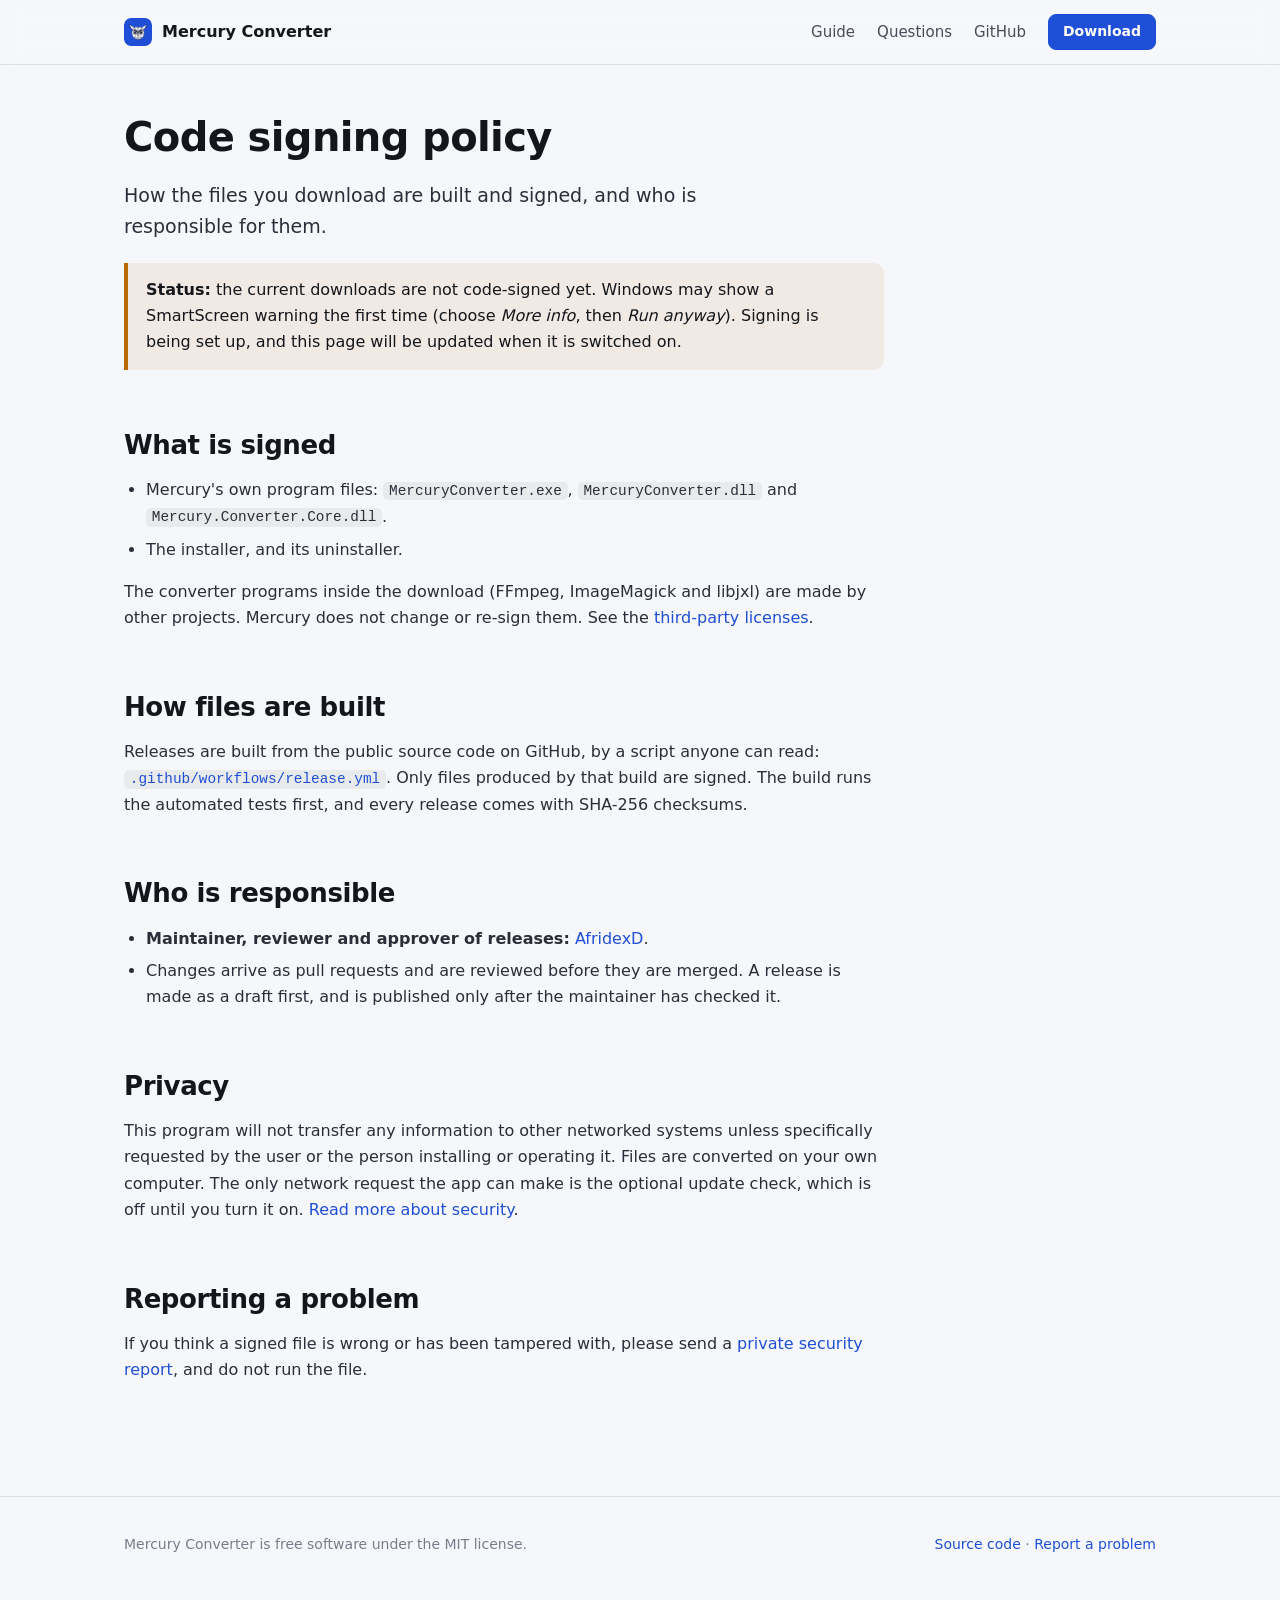
<file: docs/code-signing.html>
<!doctype html>
<html lang="en">
<head>
<meta charset="utf-8">
<meta name="viewport" content="width=device-width, initial-scale=1">
<title>Code signing policy: Mercury Converter</title>
<meta name="description" content="How Mercury Converter's program files and installer are built and signed.">
<link rel="icon" href="images/favicon.png">
<link rel="stylesheet" href="style.css">
</head>
<body>

<header class="nav">
  <div class="nav-inner">
    <a class="brand" href="./"><img src="images/logo.png" alt=""> Mercury Converter</a>
    <nav class="nav-links">
      <a href="guide.html">Guide</a>
      <a href="faq.html">Questions</a>
      <a class="hide-s" href="https://github.com/AfridexD/MercuryConverter">GitHub</a>
      <a class="btn small primary" href="https://github.com/AfridexD/MercuryConverter/releases/latest/download/MercuryConverter-x64-setup.exe">Download</a>
    </nav>
  </div>
</header>

<div class="wrap">
  <article class="article" style="padding:48px 0 96px;max-width:760px">
    <h1>Code signing policy</h1>
    <p class="lead">How the files you download are built and signed, and who is responsible for them.</p>

    <div class="callout warn"><strong>Status:</strong> the current downloads are not code-signed yet. Windows may show a SmartScreen warning the first time (choose <em>More info</em>, then <em>Run anyway</em>). Signing is being set up, and this page will be updated when it is switched on.</div>

    <h2>What is signed</h2>
    <ul>
      <li>Mercury's own program files: <code>MercuryConverter.exe</code>, <code>MercuryConverter.dll</code> and <code>Mercury.Converter.Core.dll</code>.</li>
      <li>The installer, and its uninstaller.</li>
    </ul>
    <p>The converter programs inside the download (FFmpeg, ImageMagick and libjxl) are made by other projects. Mercury does not change or re-sign them. See the <a href="https://github.com/AfridexD/MercuryConverter/blob/main/THIRD-PARTY-NOTICES.md">third-party licenses</a>.</p>

    <h2>How files are built</h2>
    <p>Releases are built from the public source code on GitHub, by a script anyone can read: <a href="https://github.com/AfridexD/MercuryConverter/blob/main/.github/workflows/release.yml"><code>.github/workflows/release.yml</code></a>. Only files produced by that build are signed. The build runs the automated tests first, and every release comes with SHA-256 checksums.</p>

    <h2>Who is responsible</h2>
    <ul>
      <li><strong>Maintainer, reviewer and approver of releases:</strong> <a href="https://github.com/AfridexD">AfridexD</a>.</li>
      <li>Changes arrive as pull requests and are reviewed before they are merged. A release is made as a draft first, and is published only after the maintainer has checked it.</li>
    </ul>

    <h2>Privacy</h2>
    <p>This program will not transfer any information to other networked systems unless specifically requested by the user or the person installing or operating it. Files are converted on your own computer. The only network request the app can make is the optional update check, which is off until you turn it on. <a href="https://github.com/AfridexD/MercuryConverter/blob/main/SECURITY.md">Read more about security</a>.</p>

    <h2>Reporting a problem</h2>
    <p>If you think a signed file is wrong or has been tampered with, please send a <a href="https://github.com/AfridexD/MercuryConverter/security/advisories/new">private security report</a>, and do not run the file.</p>
  </article>
</div>

<footer>
  <div class="wrap">
    <span>Mercury Converter is free software under the MIT license.</span>
    <span><a href="https://github.com/AfridexD/MercuryConverter">Source code</a> &middot; <a href="https://github.com/AfridexD/MercuryConverter/issues/new">Report a problem</a></span>
  </div>
</footer>
</body>
</html>
</file>
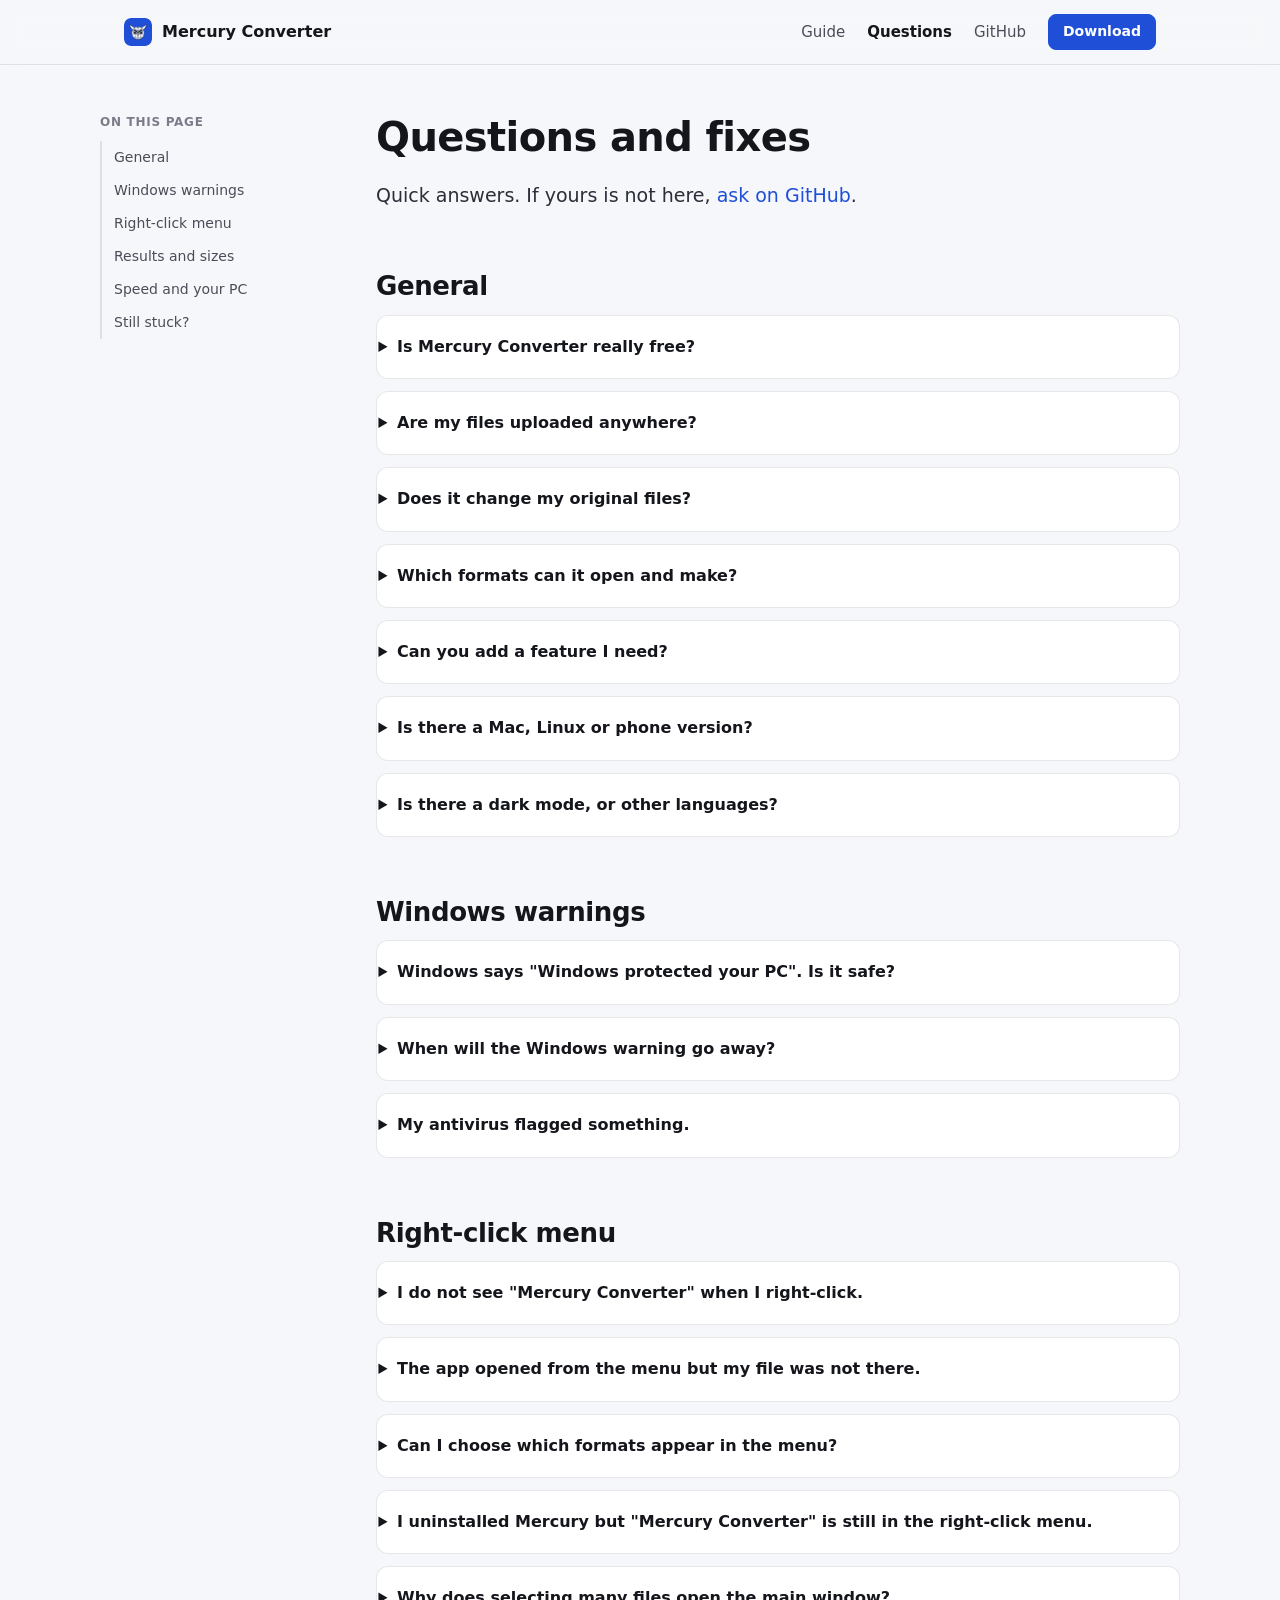
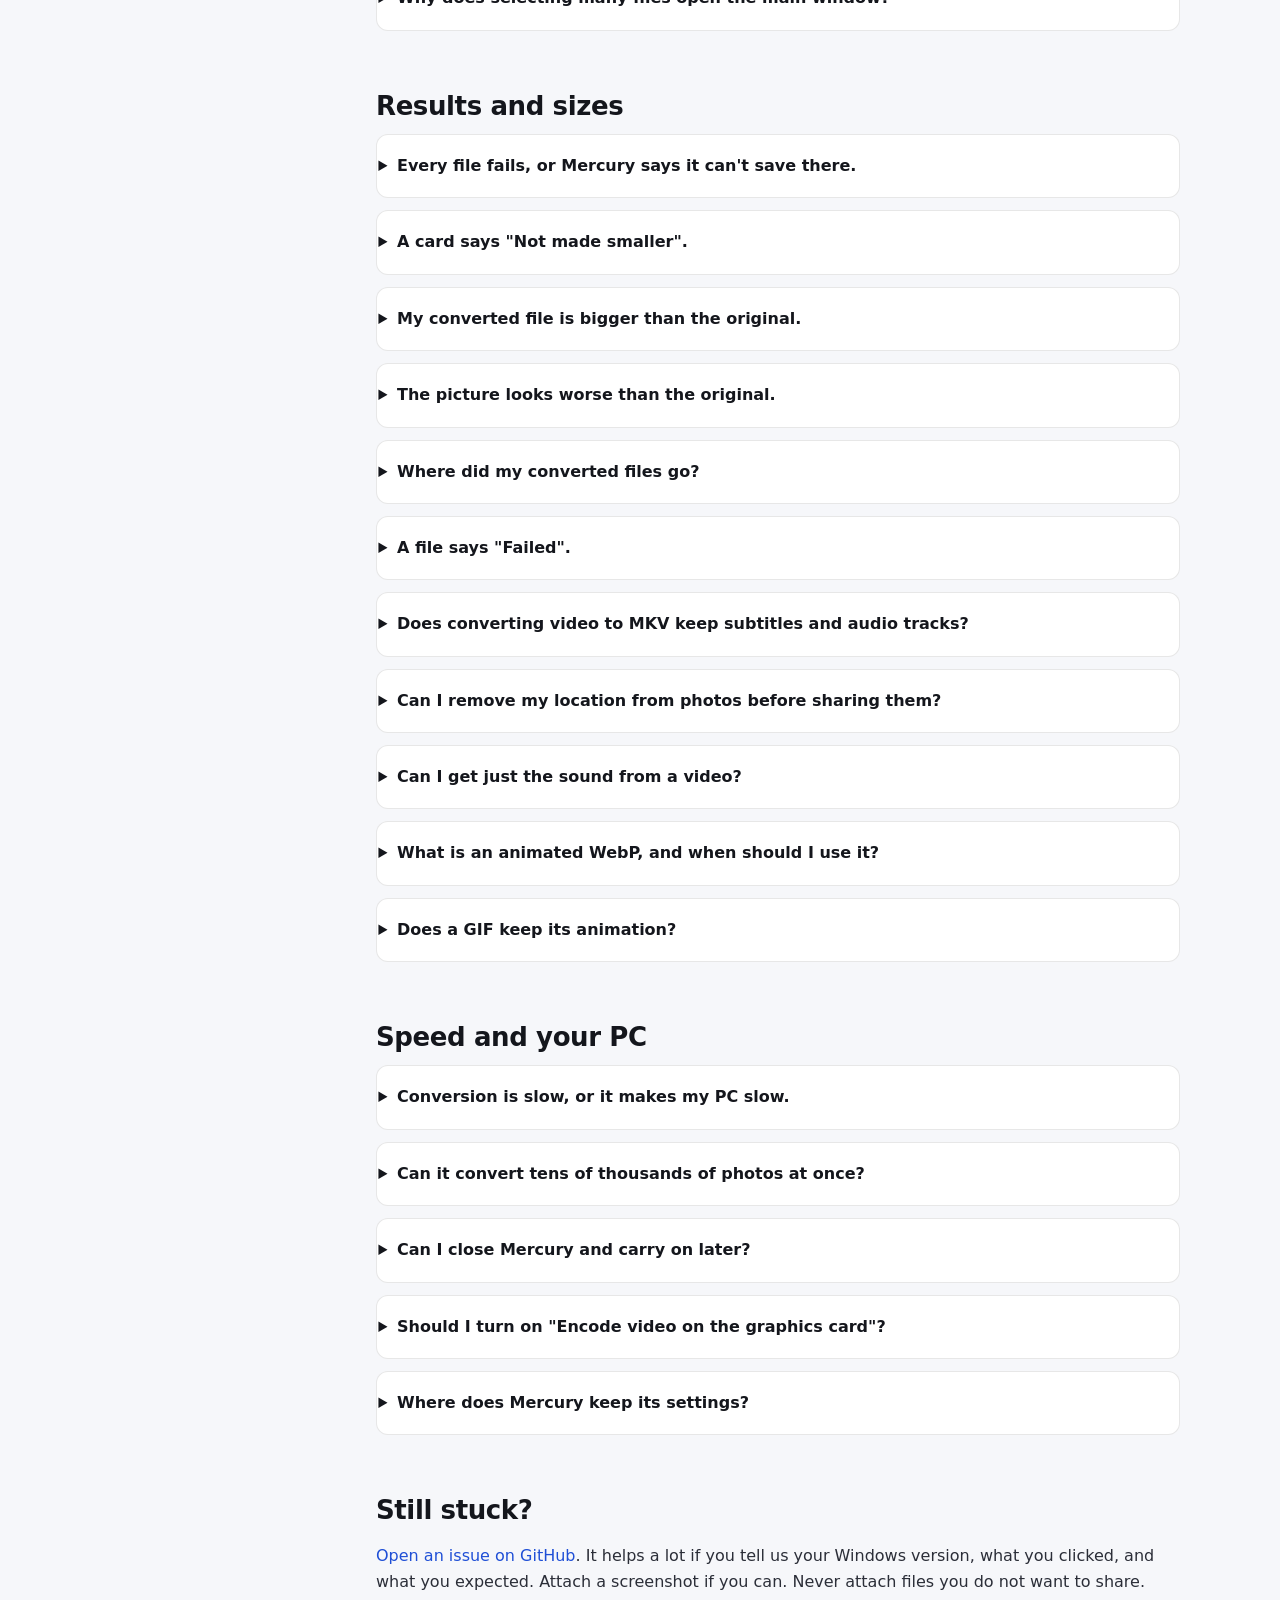
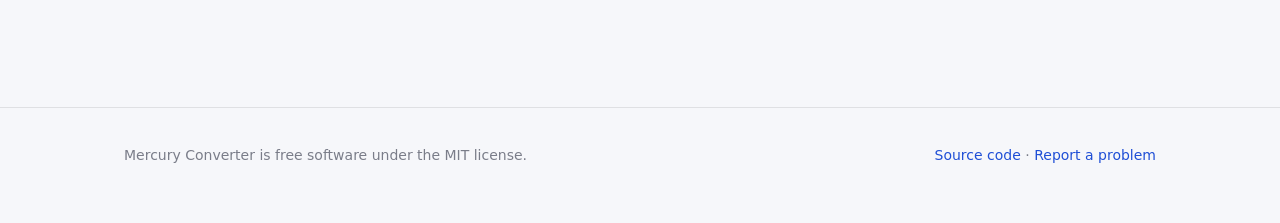
<file: docs/faq.html>
<!doctype html>
<html lang="en">
<head>
<meta charset="utf-8">
<meta name="viewport" content="width=device-width, initial-scale=1">
<title>Questions and fixes: Mercury Converter</title>
<meta name="description" content="Answers to common questions about Mercury Converter: Windows SmartScreen, the right-click menu, file sizes, privacy and more.">
<link rel="icon" href="images/favicon.png">
<link rel="stylesheet" href="style.css">
</head>
<body>

<header class="nav">
  <div class="nav-inner">
    <a class="brand" href="./"><img src="images/logo.png" alt=""> Mercury Converter</a>
    <nav class="nav-links">
      <a href="guide.html">Guide</a>
      <a class="on" href="faq.html">Questions</a>
      <a class="hide-s" href="https://github.com/AfridexD/MercuryConverter">GitHub</a>
      <a class="btn small primary" href="https://github.com/AfridexD/MercuryConverter/releases/latest/download/MercuryConverter-x64-setup.exe">Download</a>
    </nav>
  </div>
</header>

<div class="wrap doc">
  <aside class="toc">
    <strong>On this page</strong>
    <a href="#general">General</a>
    <a href="#smartscreen">Windows warnings</a>
    <a href="#menu">Right-click menu</a>
    <a href="#results">Results and sizes</a>
    <a href="#speed">Speed and your PC</a>
    <a href="#help">Still stuck?</a>
  </aside>

  <article class="article">
    <h1>Questions and fixes</h1>
    <p class="lead">Quick answers. If yours is not here, <a href="https://github.com/AfridexD/MercuryConverter/issues/new">ask on GitHub</a>.</p>

    <h2 id="general">General</h2>
    <details><summary>Is Mercury Converter really free?</summary><p>Yes. It is open source under the MIT license, with no ads, no account, no trial and no paid tier.</p></details>
    <details><summary>Are my files uploaded anywhere?</summary><p>No. All conversion happens on your computer, and the app works fully offline. It collects no usage data. The only time it contacts the internet is the optional update check, which is off until you turn it on. You can check: the source code is public.</p></details>
    <details><summary>Does it change my original files?</summary><p>Never. Mercury reads the original and writes a new file. It also never replaces a file that already exists: it adds a number to the name instead (<code>photo (2).webp</code>).</p></details>
    <details><summary>Which formats can it open and make?</summary><p>See the <a href="./#formats">format table</a> on the home page. Photos include JPEG, PNG, HEIC, WebP, AVIF, JPEG XL, TIFF and camera RAW. Video includes MP4, MOV, MKV, WebM, AVI and more. Audio includes MP3, M4A, FLAC, WAV, OGG and more.</p></details>
    <details><summary>Can you add a feature I need?</summary><p>Maybe. See the <a href="https://github.com/AfridexD/MercuryConverter/blob/main/ROADMAP.md">roadmap</a> for what is planned, and suggest or vote for ideas in <a href="https://github.com/AfridexD/MercuryConverter/discussions">Discussions</a>. Things many people ask for get done first.</p></details>
    <details><summary>Is there a Mac, Linux or phone version?</summary><p>Not at the moment. Mercury Converter is for Windows 10 and 11 only.</p></details>
    <details><summary>Is there a dark mode, or other languages?</summary><p>Dark mode is built in. By default Mercury follows your Windows setting and changes when Windows does. Press the sun or moon button at the top right to choose light or dark yourself, or pick it in Settings. The app is in English only for now. Translations are planned.</p></details>

    <h2 id="smartscreen">Windows warnings</h2>
    <details><summary>Windows says "Windows protected your PC". Is it safe?</summary>
      <p>SmartScreen warns about any new program that few people have downloaded yet and that is not code-signed. Code-signing certificates cost money each year, and Mercury does not have one yet. The warning does not mean the file is bad.</p>
      <p>To run it: choose <strong>More info</strong>, then <strong>Run anyway</strong>. To be extra careful, compare the file's checksum with the one on the <a href="https://github.com/AfridexD/MercuryConverter/releases/latest">release page</a>. In PowerShell: <code>Get-FileHash .\MercuryConverter-x64-setup.exe</code>. The two long strings should match.</p>
    </details>
    <details><summary>When will the Windows warning go away?</summary><p>The warning appears for new programs that are not code-signed. Signing is being set up (see the <a href="code-signing.html">code signing policy</a>). Even after signing, the warning can take a few weeks to fade, because Windows also counts how many people have run the file.</p></details>
    <details><summary>My antivirus flagged something.</summary><p>Mercury includes FFmpeg, ImageMagick and libjxl, which some antivirus programs treat with suspicion because they are powerful tools that unsigned programs also use. If you want certainty, build Mercury yourself from the <a href="https://github.com/AfridexD/MercuryConverter/blob/main/docs/BUILDING.md">source code</a>.</p></details>

    <h2 id="menu">Right-click menu</h2>
    <details><summary>I do not see "Mercury Converter" when I right-click.</summary>
      <ul>
        <li>Open Settings and make sure <em>Show in the right-click menu</em> is <strong>On</strong>.</li>
        <li><strong>On Windows 11</strong>, the menu is under <em>Show more options</em>. You can also hold <kbd>Shift</kbd> while you right-click.</li>
        <li>The menu only appears on file types Mercury can read, such as JPEG, MP4 or MP3.</li>
        <li>If you moved the app's folder, open Mercury once. It repairs the menu so it points to the new place.</li>
      </ul>
    </details>
    <details><summary>The app opened from the menu but my file was not there.</summary><p>Early test builds had this problem: Windows did not pass the file name to the app. It is fixed in the 1.0.0 release. Install the latest version, open it once so the menu repairs itself, and try again. If it still happens, <a href="https://github.com/AfridexD/MercuryConverter/issues/new">tell us</a> which kind of file it was.</p></details>
    <details><summary>Can I choose which formats appear in the menu?</summary><p>Not yet. The menu lists the common formats for each kind of file, in a fixed order.</p></details>
    <details><summary>I uninstalled Mercury but "Mercury Converter" is still in the right-click menu.</summary>
      <p>Mercury removes its menu when you uninstall it, and nothing is left behind in Windows. If the Microsoft Store version is the one you removed, File Explorer can keep showing the old menu until it restarts. Restart it: press <kbd>Ctrl</kbd>+<kbd>Shift</kbd>+<kbd>Esc</kbd>, find <strong>Windows Explorer</strong>, right-click it and choose <strong>Restart</strong>. Signing out and in again does the same. After that the menu is gone. If it is still there, <a href="https://github.com/AfridexD/MercuryConverter/issues/new">tell us</a> which version you installed (Store, installer or portable zip).</p>
    </details>
    <details><summary>Why does selecting many files open the main window?</summary><p>The small window is for one file. With several, the main window can show every file's progress at once.</p></details>

    <h2 id="results">Results and sizes</h2>
    <details><summary>Every file fails, or Mercury says it can't save there.</summary><p>The <em>Save to</em> folder is the usual cause. Some places refuse new files even though they look normal: the top of a drive (for example <code>F:\</code>), or a drive that is not plugged in. Mercury now checks the folder before it starts and asks what to do. Choose <em>Next to the originals</em>, or pick a folder inside the drive, such as <code>F:\Converted</code>. You can change it any time under <em>Save to</em>, or in Settings.</p></details>
    <details><summary>A card says "Not made smaller".</summary><p>The file is already very compact, and even the lowest quality came out larger than the original. Mercury saved nothing and left your original alone. If you want the larger copy anyway, choose <strong>Save anyway</strong> on the card. Or turn off <em>Never make a file larger than the original</em>.</p></details>
    <details><summary>My converted file is bigger than the original.</summary>
      <p>It can happen when you choose to save it anyway, or when the setting is off. Going to GIF is the usual cause: GIF is an old format and its files are much larger than video. Try MP4 or WebM instead, or lower the quality slider.</p>
    </details>
    <details><summary>The picture looks worse than the original.</summary><p>Raise the <em>Quality</em> slider, or choose a format that loses nothing: PNG for photos, FLAC for audio. Converting an already-compressed file again always loses a little.</p></details>
    <details><summary>Where did my converted files go?</summary><p>Next to the originals, unless you chose another folder under <em>Save to</em>. Open any finished card's <strong>⋯</strong> menu and choose <em>Show in folder</em>, or use <em>Show in folder</em> in the green bar after a run.</p></details>
    <details><summary>A file says "Failed".</summary><p>Open its <strong>⋯</strong> menu and choose <em>Details</em> for the reason, then try <em>Retry</em> (<kbd>F5</kbd>). Common causes: the file is damaged or only partly downloaded, the disk is full, or another program has the file open. For a damaged video, the Quick Convert window can offer to save the part that is readable.</p></details>
    <details><summary>Does converting video to MKV keep subtitles and audio tracks?</summary><p>Yes. MKV output keeps every audio track and subtitle track.</p></details>
    <details><summary>Can I remove my location from photos before sharing them?</summary><p>Yes. Open <em>More options</em> and tick <strong>Remove location and camera details</strong>. Mercury strips GPS position, camera model and dates from photos (and tags from videos and songs). The picture itself looks the same, and your originals are not changed.</p></details>
    <details><summary>Can I get just the sound from a video?</summary><p>Yes. Choose <strong>MP3 (audio only)</strong>, <strong>AAC</strong> or <strong>FLAC</strong> under <em>Convert to</em> for videos, or use the right-click menu: <em>To Mp3</em>.</p></details>
    <details><summary>What is an animated WebP, and when should I use it?</summary><p>It is a short looping picture like a GIF, with no sound, but much smaller and with full colors instead of 256. Choose <strong>Animated WebP</strong> under <em>Convert to</em> for videos or GIFs. It plays in modern browsers, Discord, Telegram and most chat and website tools. Some older apps (certain image viewers and email programs) cannot play it, and a GIF is still the safest choice for those. Keep clips short: long videos make large files. Use <em>Size</em> under <em>More options</em> to make it smaller.</p></details>
    <details><summary>Does a GIF keep its animation?</summary><p>Yes, GIF to GIF stays animated. GIF to MP4 or WebM makes a video of the animation.</p></details>

    <h2 id="speed">Speed and your PC</h2>
    <details><summary>Conversion is slow, or it makes my PC slow.</summary><p>Open Settings and change <em>Speed</em>. <strong>Gentle</strong> keeps your PC responsive. <strong>Balanced</strong> (the default) adapts to what else you are doing. <strong>Fastest</strong> uses everything. Video is the heaviest job, so large videos take the longest whatever you pick. Photos are converted several at a time (up to 16 on a big PC, fewer if your PC is busy or short of memory). Mercury does not count its own work as "your PC is busy", so a long photo batch keeps all the free cores working.</p></details>
    <details><summary>Can it convert tens of thousands of photos at once?</summary><p>Yes. It has been tried with 26,000 photos in one batch. Add the folder (the folders inside it come too), press Convert, and leave it. You can <strong>Pause</strong> and <strong>Resume</strong>, and if you close Mercury, the files that were not done yet are still in the list when you open it again. While a very big list is converting, the window updates a few times a second instead of after every file, so it stays responsive.</p></details>
    <details><summary>Can I close Mercury and carry on later?</summary><p>Yes. The files that were not converted yet come back the next time you open it. Only the file locations are saved, in <code>%LOCALAPPDATA%\MercuryConverter</code>. You can turn this off in Settings under <em>Remember my list</em>.</p></details>
    <details><summary>Should I turn on "Encode video on the graphics card"?</summary><p>Only if you care more about processor use than file size. It works with NVIDIA, AMD and Intel graphics, but the files come out about 60% larger. It is off by default. Mercury already uses your graphics card to <em>read</em> video faster, with no extra size.</p></details>
    <details><summary>Where does Mercury keep its settings?</summary><p>In <code>%LOCALAPPDATA%\MercuryConverter</code>: your settings, presets and a cache of previews. Delete that folder to start fresh. Previews are cleaned up automatically and use at most about 200 MB.</p></details>

    <h2 id="help">Still stuck?</h2>
    <p><a href="https://github.com/AfridexD/MercuryConverter/issues/new">Open an issue on GitHub</a>. It helps a lot if you tell us your Windows version, what you clicked, and what you expected. Attach a screenshot if you can. Never attach files you do not want to share.</p>
  </article>
</div>

<footer>
  <div class="wrap">
    <span>Mercury Converter is free software under the MIT license.</span>
    <span><a href="https://github.com/AfridexD/MercuryConverter">Source code</a> &middot; <a href="https://github.com/AfridexD/MercuryConverter/issues/new">Report a problem</a></span>
  </div>
</footer>
</body>
</html>
</file>
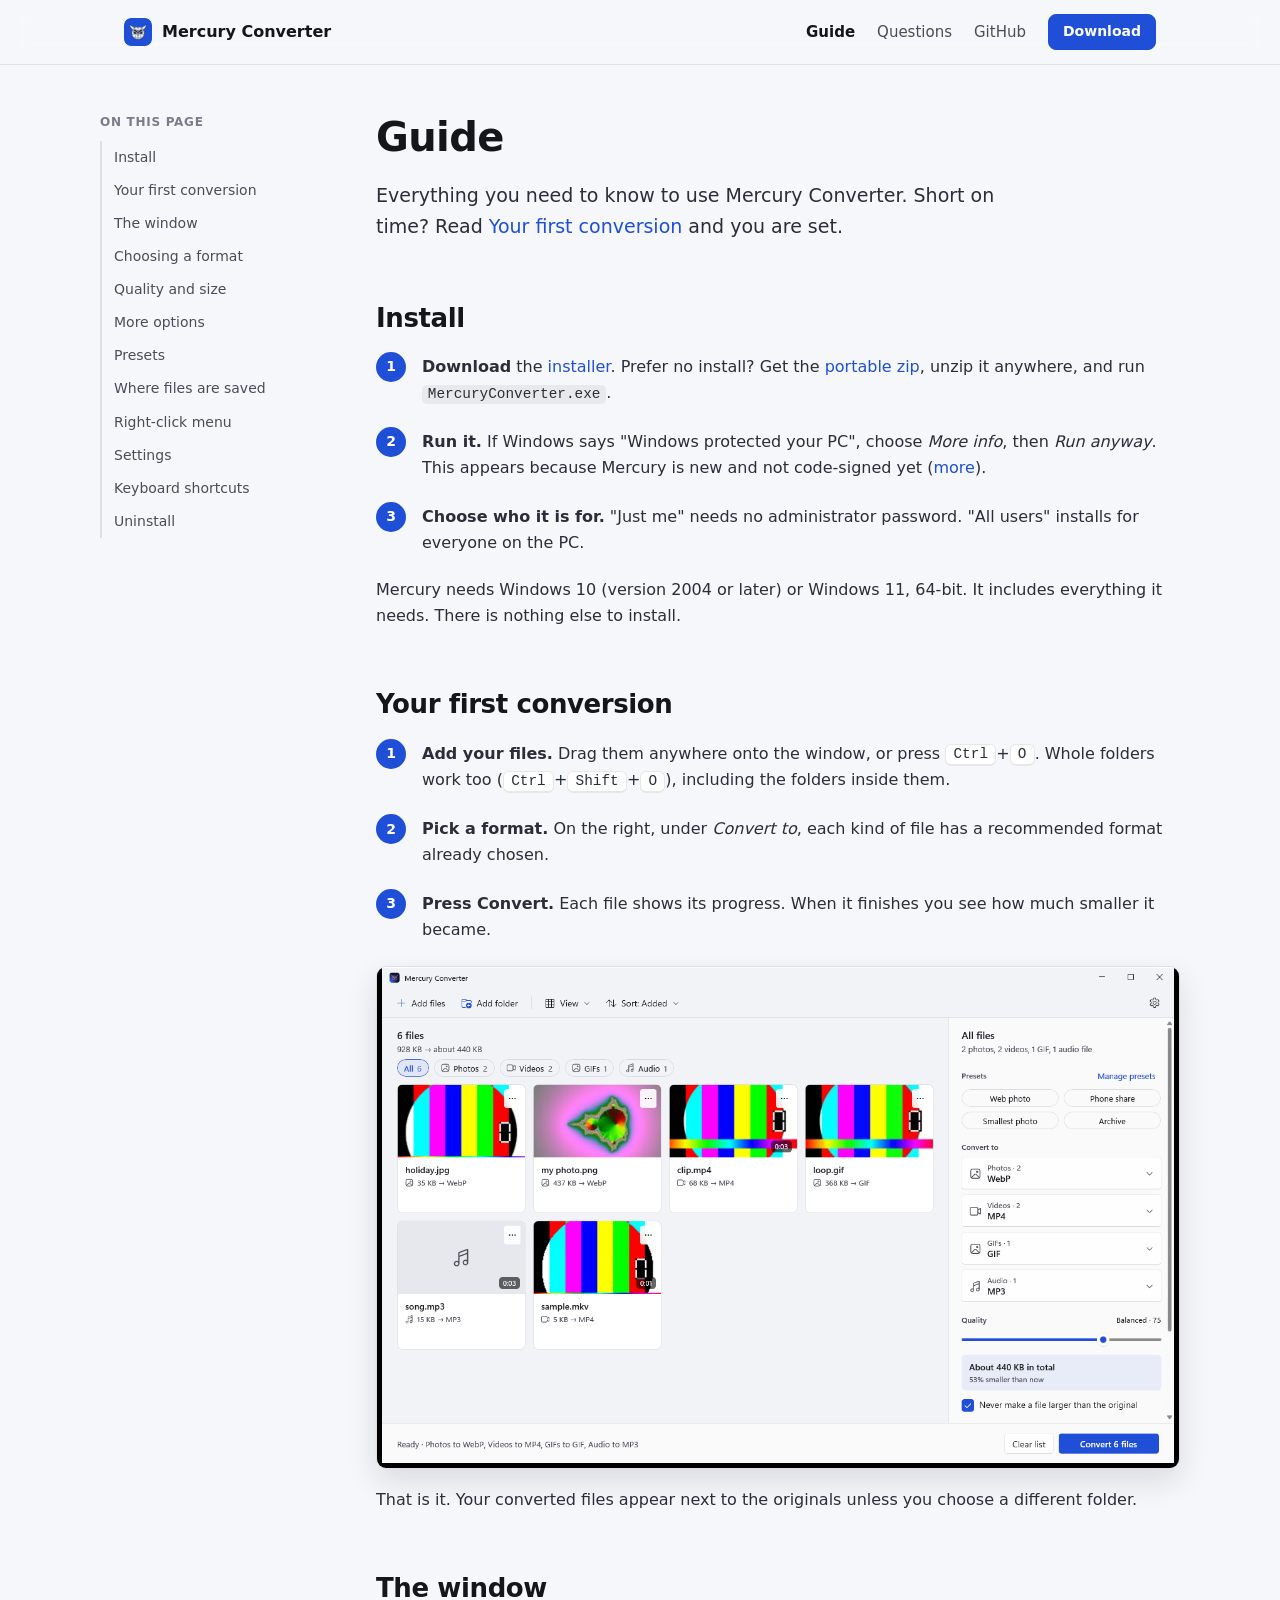
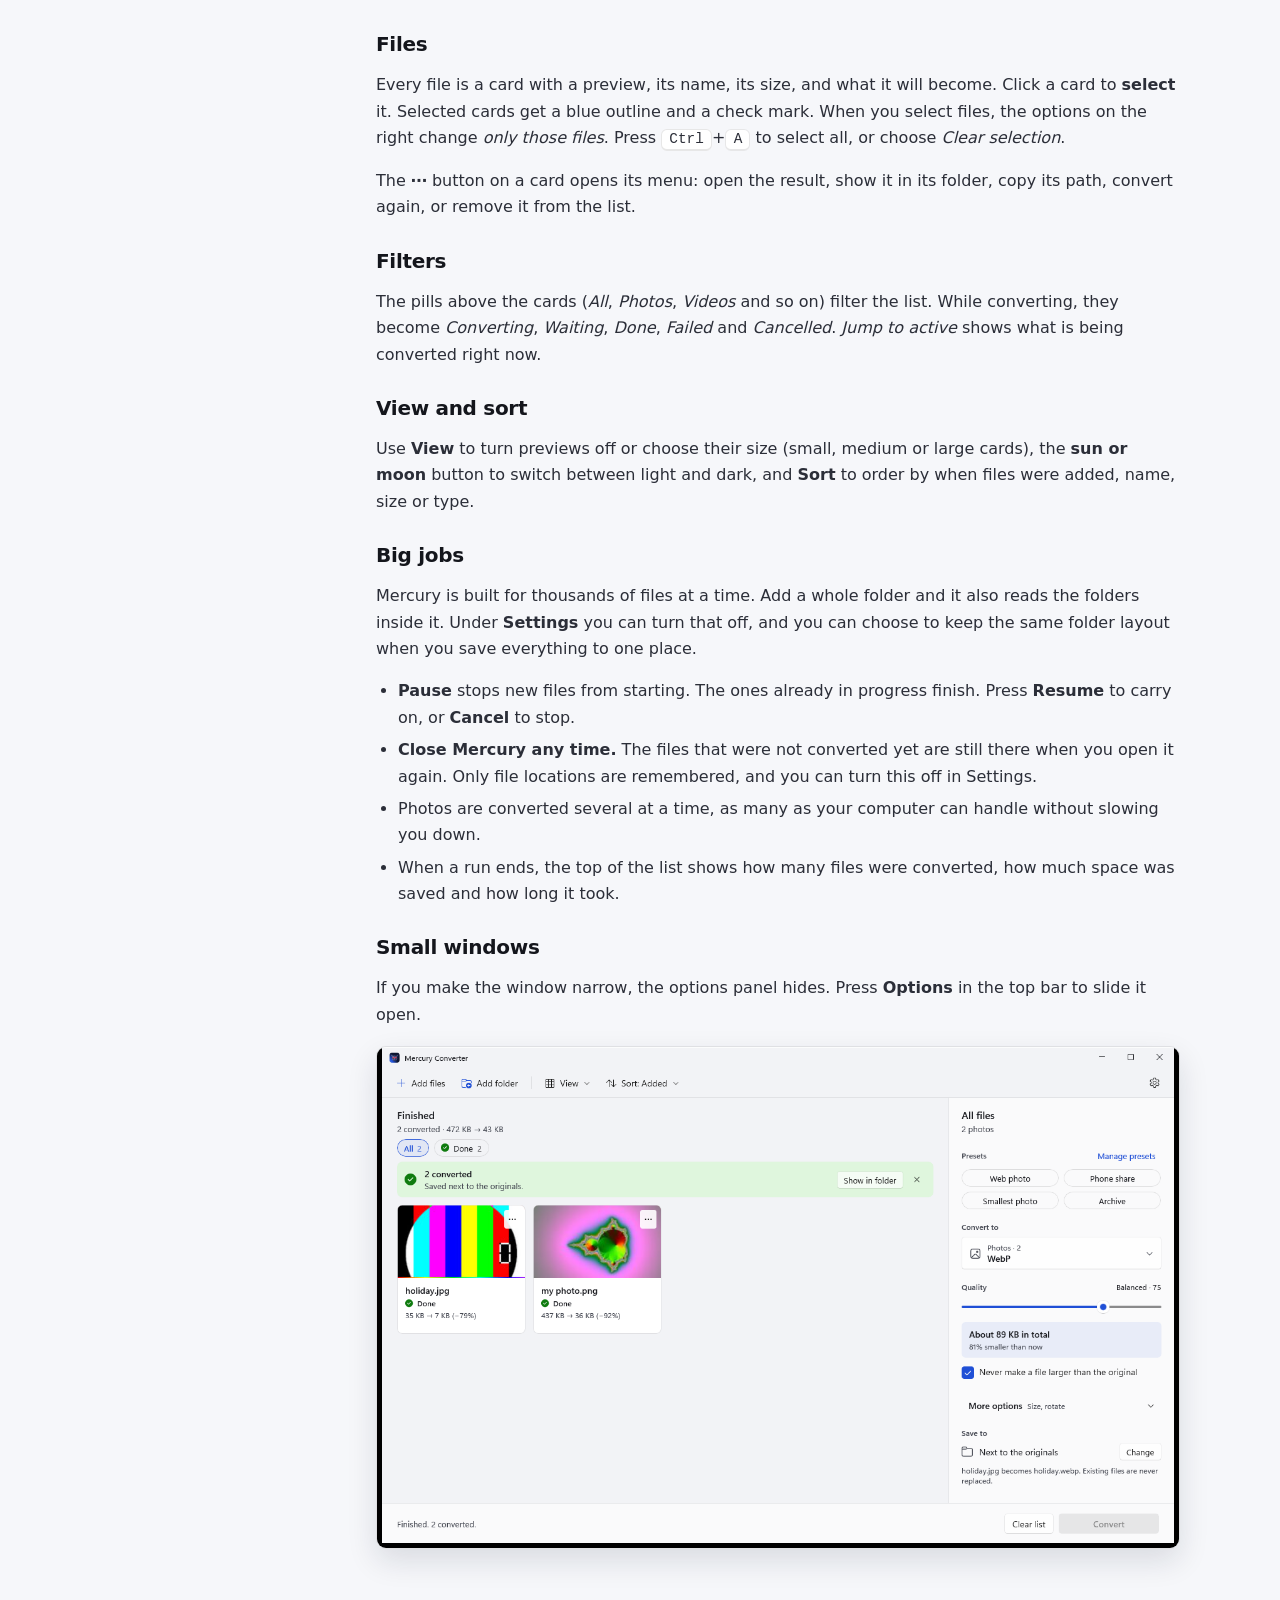
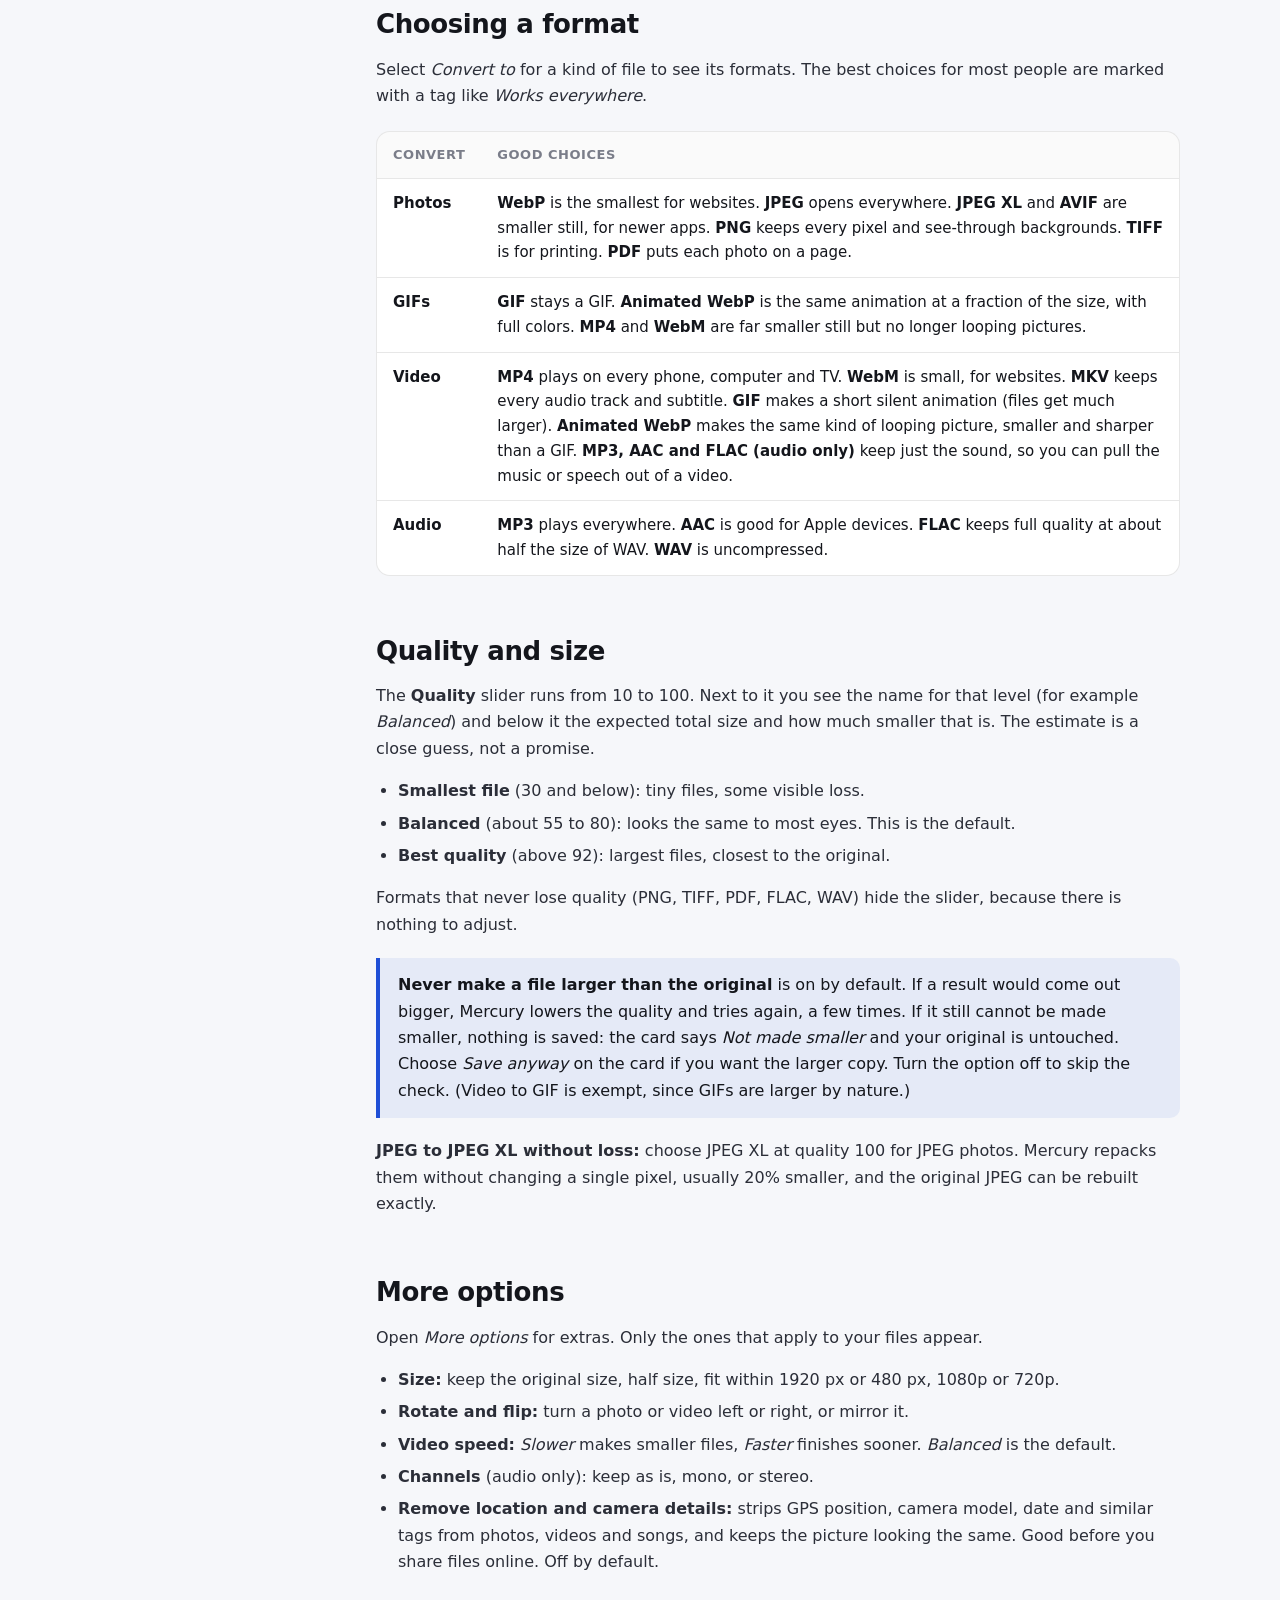
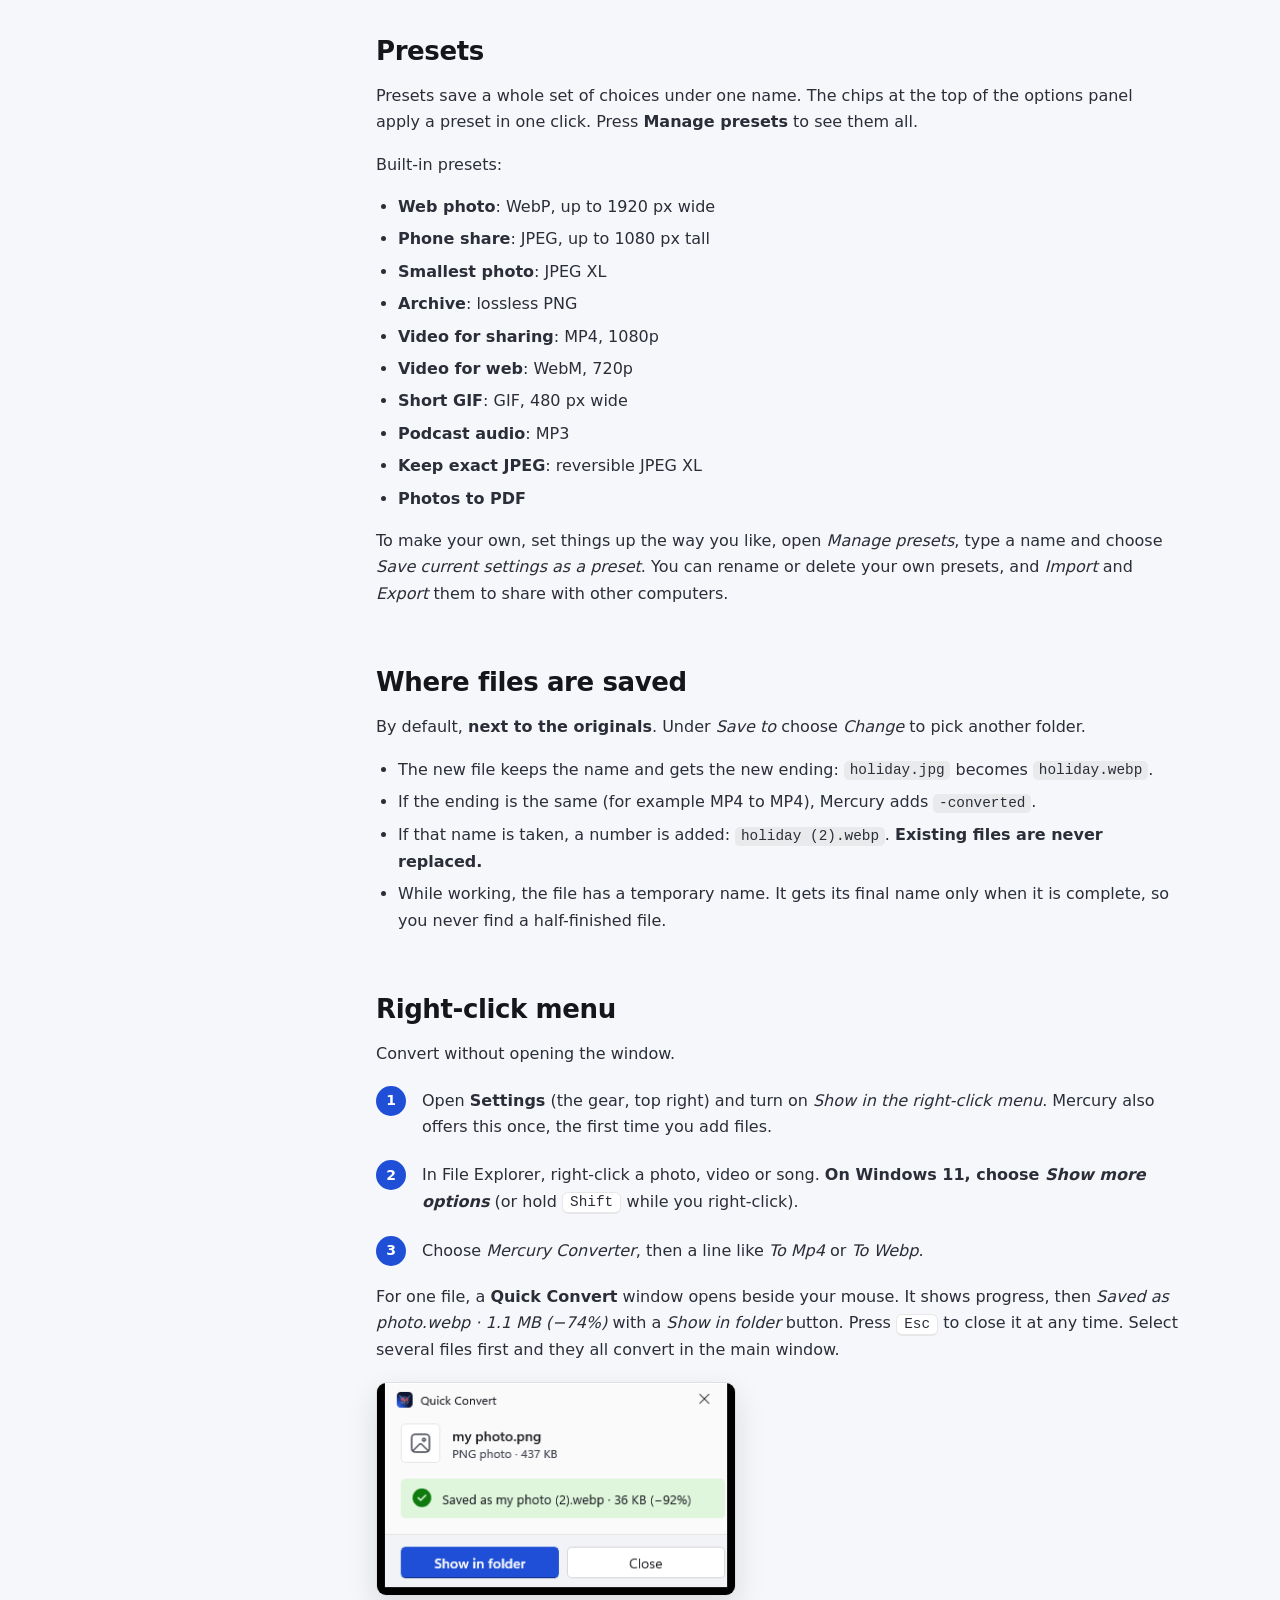
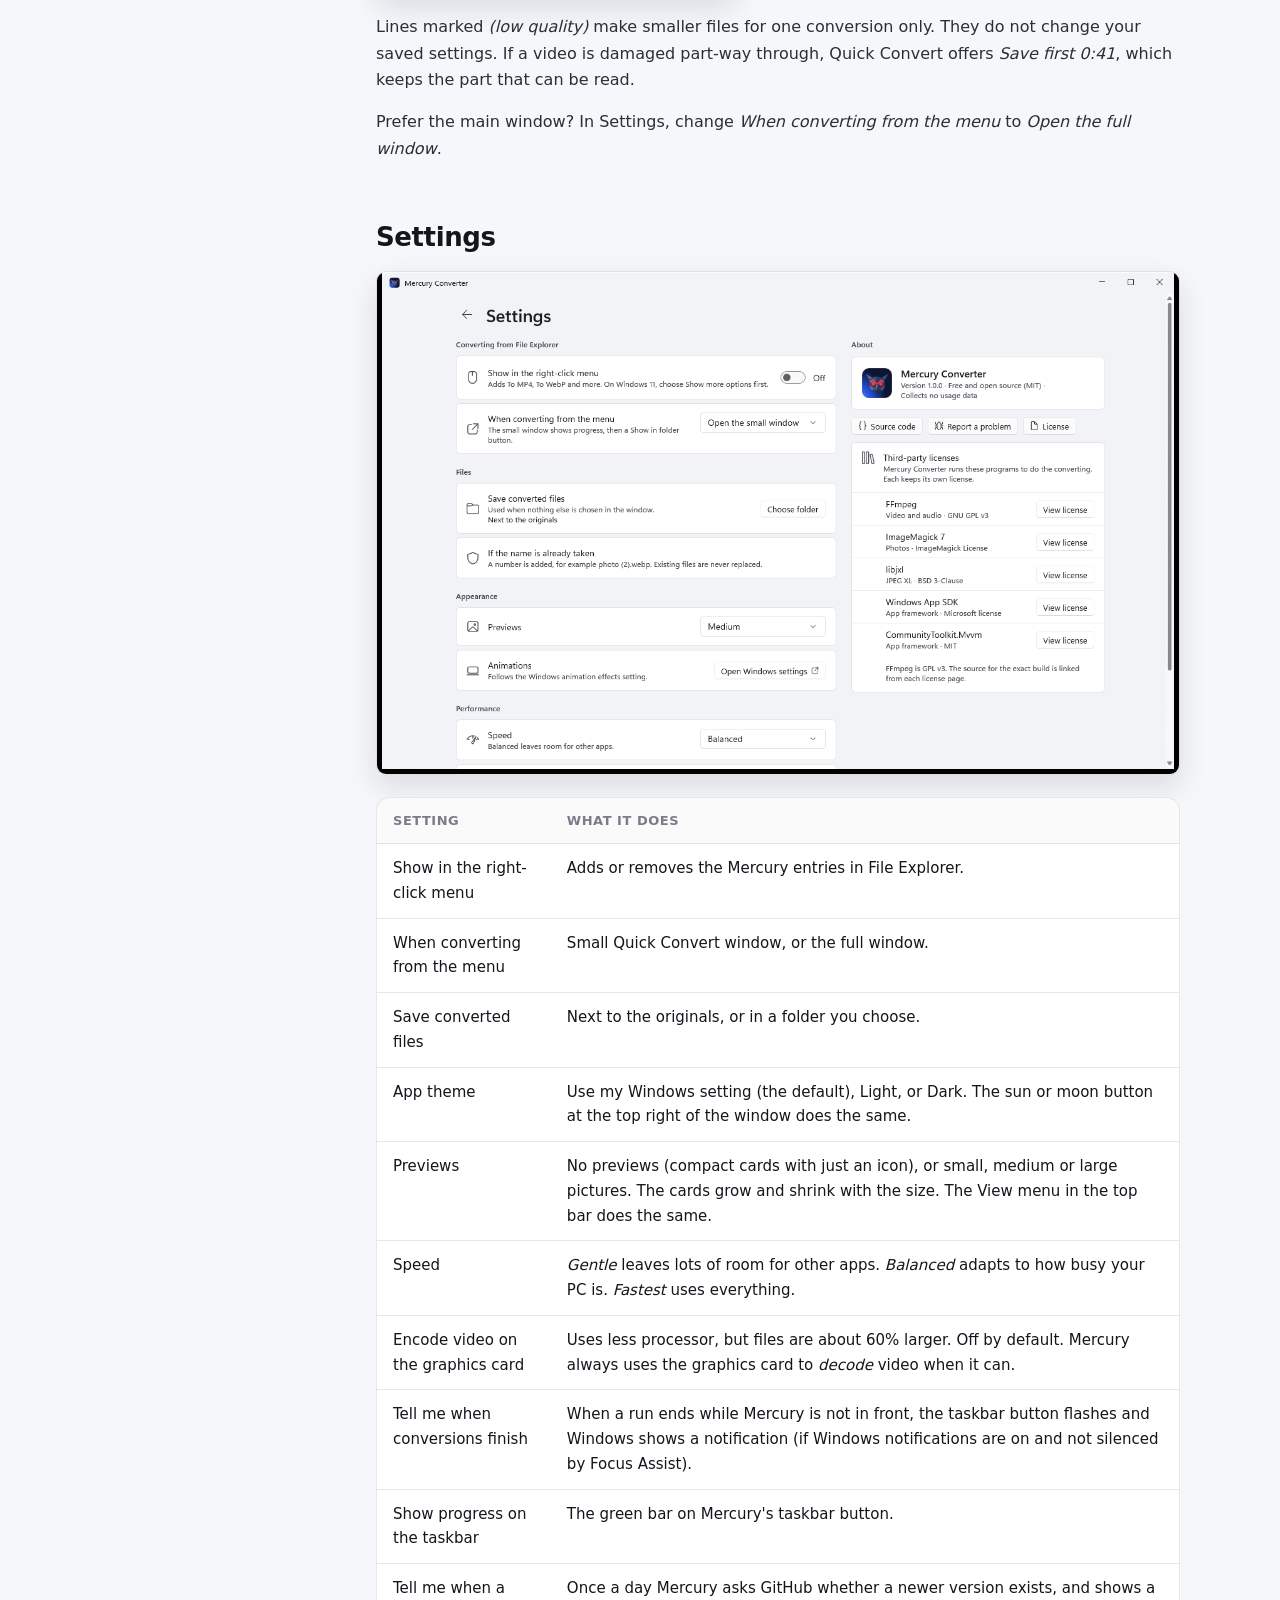
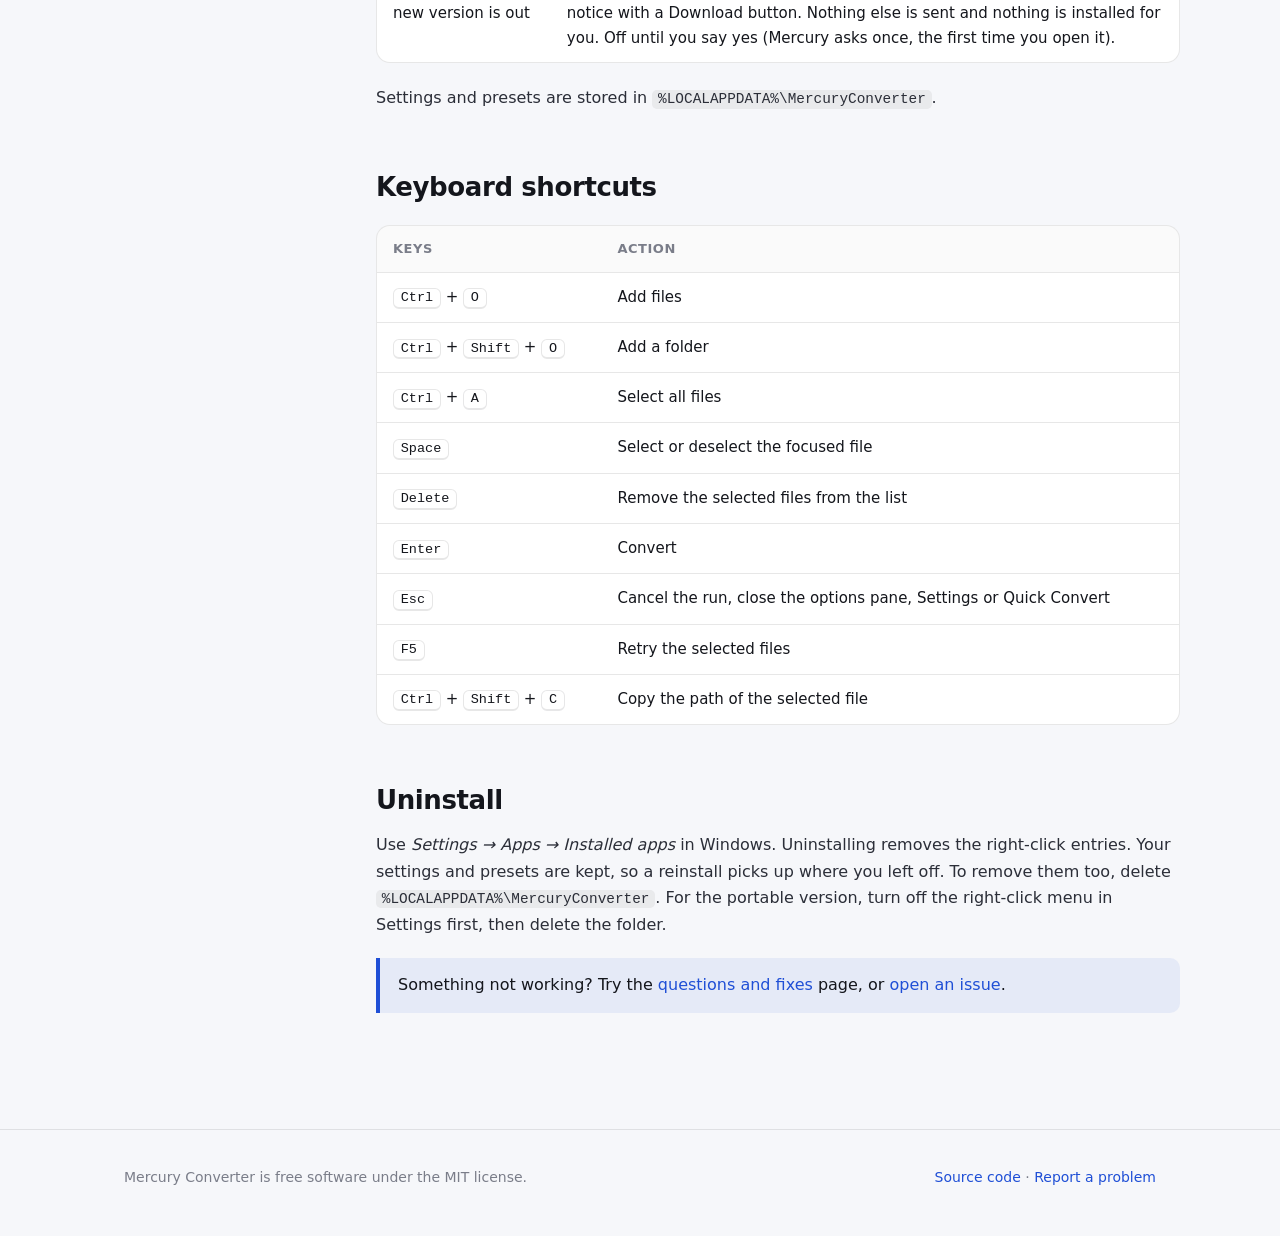
<file: docs/guide.html>
<!doctype html>
<html lang="en">
<head>
<meta charset="utf-8">
<meta name="viewport" content="width=device-width, initial-scale=1">
<title>Guide: Mercury Converter</title>
<meta name="description" content="Step-by-step guide to Mercury Converter: install, convert files, use presets and the right-click menu, settings and keyboard shortcuts.">
<link rel="icon" href="images/favicon.png">
<link rel="stylesheet" href="style.css">
</head>
<body>

<header class="nav">
  <div class="nav-inner">
    <a class="brand" href="./"><img src="images/logo.png" alt=""> Mercury Converter</a>
    <nav class="nav-links">
      <a class="on" href="guide.html">Guide</a>
      <a href="faq.html">Questions</a>
      <a class="hide-s" href="https://github.com/AfridexD/MercuryConverter">GitHub</a>
      <a class="btn small primary" href="https://github.com/AfridexD/MercuryConverter/releases/latest/download/MercuryConverter-x64-setup.exe">Download</a>
    </nav>
  </div>
</header>

<div class="wrap doc">
  <aside class="toc">
    <strong>On this page</strong>
    <a href="#install">Install</a>
    <a href="#first">Your first conversion</a>
    <a href="#window">The window</a>
    <a href="#formats">Choosing a format</a>
    <a href="#quality">Quality and size</a>
    <a href="#more">More options</a>
    <a href="#presets">Presets</a>
    <a href="#saving">Where files are saved</a>
    <a href="#right-click">Right-click menu</a>
    <a href="#settings">Settings</a>
    <a href="#shortcuts">Keyboard shortcuts</a>
    <a href="#uninstall">Uninstall</a>
  </aside>

  <article class="article">
    <h1>Guide</h1>
    <p class="lead">Everything you need to know to use Mercury Converter. Short on time? Read <a href="#first">Your first conversion</a> and you are set.</p>

    <h2 id="install">Install</h2>
    <ol class="steps">
      <li><strong>Download</strong> the <a href="https://github.com/AfridexD/MercuryConverter/releases/latest/download/MercuryConverter-x64-setup.exe">installer</a>. Prefer no install? Get the <a href="https://github.com/AfridexD/MercuryConverter/releases/latest/download/MercuryConverter-x64-portable.zip">portable zip</a>, unzip it anywhere, and run <code>MercuryConverter.exe</code>.</li>
      <li><strong>Run it.</strong> If Windows says "Windows protected your PC", choose <em>More info</em>, then <em>Run anyway</em>. This appears because Mercury is new and not code-signed yet (<a href="faq.html#smartscreen">more</a>).</li>
      <li><strong>Choose who it is for.</strong> "Just me" needs no administrator password. "All users" installs for everyone on the PC.</li>
    </ol>
    <p>Mercury needs Windows 10 (version 2004 or later) or Windows 11, 64-bit. It includes everything it needs. There is nothing else to install.</p>

    <h2 id="first">Your first conversion</h2>
    <ol class="steps">
      <li><strong>Add your files.</strong> Drag them anywhere onto the window, or press <kbd>Ctrl</kbd>+<kbd>O</kbd>. Whole folders work too (<kbd>Ctrl</kbd>+<kbd>Shift</kbd>+<kbd>O</kbd>), including the folders inside them.</li>
      <li><strong>Pick a format.</strong> On the right, under <em>Convert to</em>, each kind of file has a recommended format already chosen.</li>
      <li><strong>Press Convert.</strong> Each file shows its progress. When it finishes you see how much smaller it became.</li>
    </ol>
    <img src="images/main.png" alt="Six files added, with the format and quality options on the right">
    <p>That is it. Your converted files appear next to the originals unless you choose a different folder.</p>

    <h2 id="window">The window</h2>
    <h3>Files</h3>
    <p>Every file is a card with a preview, its name, its size, and what it will become. Click a card to <strong>select</strong> it. Selected cards get a blue outline and a check mark. When you select files, the options on the right change <em>only those files</em>. Press <kbd>Ctrl</kbd>+<kbd>A</kbd> to select all, or choose <em>Clear selection</em>.</p>
    <p>The <strong>⋯</strong> button on a card opens its menu: open the result, show it in its folder, copy its path, convert again, or remove it from the list.</p>
    <h3>Filters</h3>
    <p>The pills above the cards (<em>All</em>, <em>Photos</em>, <em>Videos</em> and so on) filter the list. While converting, they become <em>Converting</em>, <em>Waiting</em>, <em>Done</em>, <em>Failed</em> and <em>Cancelled</em>. <em>Jump to active</em> shows what is being converted right now.</p>
    <h3>View and sort</h3>
    <p>Use <strong>View</strong> to turn previews off or choose their size (small, medium or large cards), the <strong>sun or moon</strong> button to switch between light and dark, and <strong>Sort</strong> to order by when files were added, name, size or type.</p>
    <h3>Big jobs</h3>
    <p>Mercury is built for thousands of files at a time. Add a whole folder and it also reads the folders inside it. Under <strong>Settings</strong> you can turn that off, and you can choose to keep the same folder layout when you save everything to one place.</p>
    <ul>
      <li><strong>Pause</strong> stops new files from starting. The ones already in progress finish. Press <strong>Resume</strong> to carry on, or <strong>Cancel</strong> to stop.</li>
      <li><strong>Close Mercury any time.</strong> The files that were not converted yet are still there when you open it again. Only file locations are remembered, and you can turn this off in Settings.</li>
      <li>Photos are converted several at a time, as many as your computer can handle without slowing you down.</li>
      <li>When a run ends, the top of the list shows how many files were converted, how much space was saved and how long it took.</li>
    </ul>
    <h3>Small windows</h3>
    <p>If you make the window narrow, the options panel hides. Press <strong>Options</strong> in the top bar to slide it open.</p>
    <img src="images/main-done.png" alt="Two finished files with the size saved shown on each card">

    <h2 id="formats">Choosing a format</h2>
    <p>Select <em>Convert to</em> for a kind of file to see its formats. The best choices for most people are marked with a tag like <em>Works everywhere</em>.</p>
    <div class="table-wrap">
      <table>
        <thead><tr><th>Convert</th><th>Good choices</th></tr></thead>
        <tbody>
          <tr><td><strong>Photos</strong></td><td><strong>WebP</strong> is the smallest for websites. <strong>JPEG</strong> opens everywhere. <strong>JPEG XL</strong> and <strong>AVIF</strong> are smaller still, for newer apps. <strong>PNG</strong> keeps every pixel and see-through backgrounds. <strong>TIFF</strong> is for printing. <strong>PDF</strong> puts each photo on a page.</td></tr>
          <tr><td><strong>GIFs</strong></td><td><strong>GIF</strong> stays a GIF. <strong>Animated WebP</strong> is the same animation at a fraction of the size, with full colors. <strong>MP4</strong> and <strong>WebM</strong> are far smaller still but no longer looping pictures.</td></tr>
          <tr><td><strong>Video</strong></td><td><strong>MP4</strong> plays on every phone, computer and TV. <strong>WebM</strong> is small, for websites. <strong>MKV</strong> keeps every audio track and subtitle. <strong>GIF</strong> makes a short silent animation (files get much larger). <strong>Animated WebP</strong> makes the same kind of looping picture, smaller and sharper than a GIF. <strong>MP3, AAC and FLAC (audio only)</strong> keep just the sound, so you can pull the music or speech out of a video.</td></tr>
          <tr><td><strong>Audio</strong></td><td><strong>MP3</strong> plays everywhere. <strong>AAC</strong> is good for Apple devices. <strong>FLAC</strong> keeps full quality at about half the size of WAV. <strong>WAV</strong> is uncompressed.</td></tr>
        </tbody>
      </table>
    </div>

    <h2 id="quality">Quality and size</h2>
    <p>The <strong>Quality</strong> slider runs from 10 to 100. Next to it you see the name for that level (for example <em>Balanced</em>) and below it the expected total size and how much smaller that is. The estimate is a close guess, not a promise.</p>
    <ul>
      <li><strong>Smallest file</strong> (30 and below): tiny files, some visible loss.</li>
      <li><strong>Balanced</strong> (about 55 to 80): looks the same to most eyes. This is the default.</li>
      <li><strong>Best quality</strong> (above 92): largest files, closest to the original.</li>
    </ul>
    <p>Formats that never lose quality (PNG, TIFF, PDF, FLAC, WAV) hide the slider, because there is nothing to adjust.</p>
    <div class="callout"><strong>Never make a file larger than the original</strong> is on by default. If a result would come out bigger, Mercury lowers the quality and tries again, a few times. If it still cannot be made smaller, nothing is saved: the card says <em>Not made smaller</em> and your original is untouched. Choose <em>Save anyway</em> on the card if you want the larger copy. Turn the option off to skip the check. (Video to GIF is exempt, since GIFs are larger by nature.)</div>
    <p><strong>JPEG to JPEG XL without loss:</strong> choose JPEG XL at quality 100 for JPEG photos. Mercury repacks them without changing a single pixel, usually 20% smaller, and the original JPEG can be rebuilt exactly.</p>

    <h2 id="more">More options</h2>
    <p>Open <em>More options</em> for extras. Only the ones that apply to your files appear.</p>
    <ul>
      <li><strong>Size:</strong> keep the original size, half size, fit within 1920 px or 480 px, 1080p or 720p.</li>
      <li><strong>Rotate and flip:</strong> turn a photo or video left or right, or mirror it.</li>
      <li><strong>Video speed:</strong> <em>Slower</em> makes smaller files, <em>Faster</em> finishes sooner. <em>Balanced</em> is the default.</li>
      <li><strong>Channels</strong> (audio only): keep as is, mono, or stereo.</li>
      <li><strong>Remove location and camera details:</strong> strips GPS position, camera model, date and similar tags from photos, videos and songs, and keeps the picture looking the same. Good before you share files online. Off by default.</li>
    </ul>

    <h2 id="presets">Presets</h2>
    <p>Presets save a whole set of choices under one name. The chips at the top of the options panel apply a preset in one click. Press <strong>Manage presets</strong> to see them all.</p>
    <p>Built-in presets:</p>
    <ul>
      <li><strong>Web photo</strong>: WebP, up to 1920 px wide</li>
      <li><strong>Phone share</strong>: JPEG, up to 1080 px tall</li>
      <li><strong>Smallest photo</strong>: JPEG XL</li>
      <li><strong>Archive</strong>: lossless PNG</li>
      <li><strong>Video for sharing</strong>: MP4, 1080p</li>
      <li><strong>Video for web</strong>: WebM, 720p</li>
      <li><strong>Short GIF</strong>: GIF, 480 px wide</li>
      <li><strong>Podcast audio</strong>: MP3</li>
      <li><strong>Keep exact JPEG</strong>: reversible JPEG XL</li>
      <li><strong>Photos to PDF</strong></li>
    </ul>
    <p>To make your own, set things up the way you like, open <em>Manage presets</em>, type a name and choose <em>Save current settings as a preset</em>. You can rename or delete your own presets, and <em>Import</em> and <em>Export</em> them to share with other computers.</p>

    <h2 id="saving">Where files are saved</h2>
    <p>By default, <strong>next to the originals</strong>. Under <em>Save to</em> choose <em>Change</em> to pick another folder.</p>
    <ul>
      <li>The new file keeps the name and gets the new ending: <code>holiday.jpg</code> becomes <code>holiday.webp</code>.</li>
      <li>If the ending is the same (for example MP4 to MP4), Mercury adds <code>-converted</code>.</li>
      <li>If that name is taken, a number is added: <code>holiday (2).webp</code>. <strong>Existing files are never replaced.</strong></li>
      <li>While working, the file has a temporary name. It gets its final name only when it is complete, so you never find a half-finished file.</li>
    </ul>

    <h2 id="right-click">Right-click menu</h2>
    <p>Convert without opening the window.</p>
    <ol class="steps">
      <li>Open <strong>Settings</strong> (the gear, top right) and turn on <em>Show in the right-click menu</em>. Mercury also offers this once, the first time you add files.</li>
      <li>In File Explorer, right-click a photo, video or song. <strong>On Windows 11, choose <em>Show more options</em></strong> (or hold <kbd>Shift</kbd> while you right-click).</li>
      <li>Choose <em>Mercury Converter</em>, then a line like <em>To Mp4</em> or <em>To Webp</em>.</li>
    </ol>
    <p>For one file, a <strong>Quick Convert</strong> window opens beside your mouse. It shows progress, then <em>Saved as photo.webp · 1.1 MB (−74%)</em> with a <em>Show in folder</em> button. Press <kbd>Esc</kbd> to close it at any time. Select several files first and they all convert in the main window.</p>
    <img src="images/quick-done.png" alt="The Quick Convert window after a finished conversion" style="max-width:360px">
    <p>Lines marked <em>(low quality)</em> make smaller files for one conversion only. They do not change your saved settings. If a video is damaged part-way through, Quick Convert offers <em>Save first 0:41</em>, which keeps the part that can be read.</p>
    <p>Prefer the main window? In Settings, change <em>When converting from the menu</em> to <em>Open the full window</em>.</p>

    <h2 id="settings">Settings</h2>
    <img src="images/settings.png" alt="The Settings page">
    <div class="table-wrap">
      <table>
        <thead><tr><th>Setting</th><th>What it does</th></tr></thead>
        <tbody>
          <tr><td>Show in the right-click menu</td><td>Adds or removes the Mercury entries in File Explorer.</td></tr>
          <tr><td>When converting from the menu</td><td>Small Quick Convert window, or the full window.</td></tr>
          <tr><td>Save converted files</td><td>Next to the originals, or in a folder you choose.</td></tr>
          <tr><td>App theme</td><td>Use my Windows setting (the default), Light, or Dark. The sun or moon button at the top right of the window does the same.</td></tr>
          <tr><td>Previews</td><td>No previews (compact cards with just an icon), or small, medium or large pictures. The cards grow and shrink with the size. The View menu in the top bar does the same.</td></tr>
          <tr><td>Speed</td><td><em>Gentle</em> leaves lots of room for other apps. <em>Balanced</em> adapts to how busy your PC is. <em>Fastest</em> uses everything.</td></tr>
          <tr><td>Encode video on the graphics card</td><td>Uses less processor, but files are about 60% larger. Off by default. Mercury always uses the graphics card to <em>decode</em> video when it can.</td></tr>
          <tr><td>Tell me when conversions finish</td><td>When a run ends while Mercury is not in front, the taskbar button flashes and Windows shows a notification (if Windows notifications are on and not silenced by Focus Assist).</td></tr>
          <tr><td>Show progress on the taskbar</td><td>The green bar on Mercury's taskbar button.</td></tr>
          <tr><td>Tell me when a new version is out</td><td>Once a day Mercury asks GitHub whether a newer version exists, and shows a notice with a Download button. Nothing else is sent and nothing is installed for you. Off until you say yes (Mercury asks once, the first time you open it).</td></tr>
        </tbody>
      </table>
    </div>
    <p>Settings and presets are stored in <code>%LOCALAPPDATA%\MercuryConverter</code>.</p>

    <h2 id="shortcuts">Keyboard shortcuts</h2>
    <div class="table-wrap">
      <table>
        <thead><tr><th>Keys</th><th>Action</th></tr></thead>
        <tbody>
          <tr><td><kbd>Ctrl</kbd> + <kbd>O</kbd></td><td>Add files</td></tr>
          <tr><td><kbd>Ctrl</kbd> + <kbd>Shift</kbd> + <kbd>O</kbd></td><td>Add a folder</td></tr>
          <tr><td><kbd>Ctrl</kbd> + <kbd>A</kbd></td><td>Select all files</td></tr>
          <tr><td><kbd>Space</kbd></td><td>Select or deselect the focused file</td></tr>
          <tr><td><kbd>Delete</kbd></td><td>Remove the selected files from the list</td></tr>
          <tr><td><kbd>Enter</kbd></td><td>Convert</td></tr>
          <tr><td><kbd>Esc</kbd></td><td>Cancel the run, close the options pane, Settings or Quick Convert</td></tr>
          <tr><td><kbd>F5</kbd></td><td>Retry the selected files</td></tr>
          <tr><td><kbd>Ctrl</kbd> + <kbd>Shift</kbd> + <kbd>C</kbd></td><td>Copy the path of the selected file</td></tr>
        </tbody>
      </table>
    </div>

    <h2 id="uninstall">Uninstall</h2>
    <p>Use <em>Settings &rarr; Apps &rarr; Installed apps</em> in Windows. Uninstalling removes the right-click entries. Your settings and presets are kept, so a reinstall picks up where you left off. To remove them too, delete <code>%LOCALAPPDATA%\MercuryConverter</code>. For the portable version, turn off the right-click menu in Settings first, then delete the folder.</p>

    <div class="callout">Something not working? Try the <a href="faq.html">questions and fixes</a> page, or <a href="https://github.com/AfridexD/MercuryConverter/issues/new">open an issue</a>.</div>
  </article>
</div>

<footer>
  <div class="wrap">
    <span>Mercury Converter is free software under the MIT license.</span>
    <span><a href="https://github.com/AfridexD/MercuryConverter">Source code</a> &middot; <a href="https://github.com/AfridexD/MercuryConverter/issues/new">Report a problem</a></span>
  </div>
</footer>
</body>
</html>
</file>
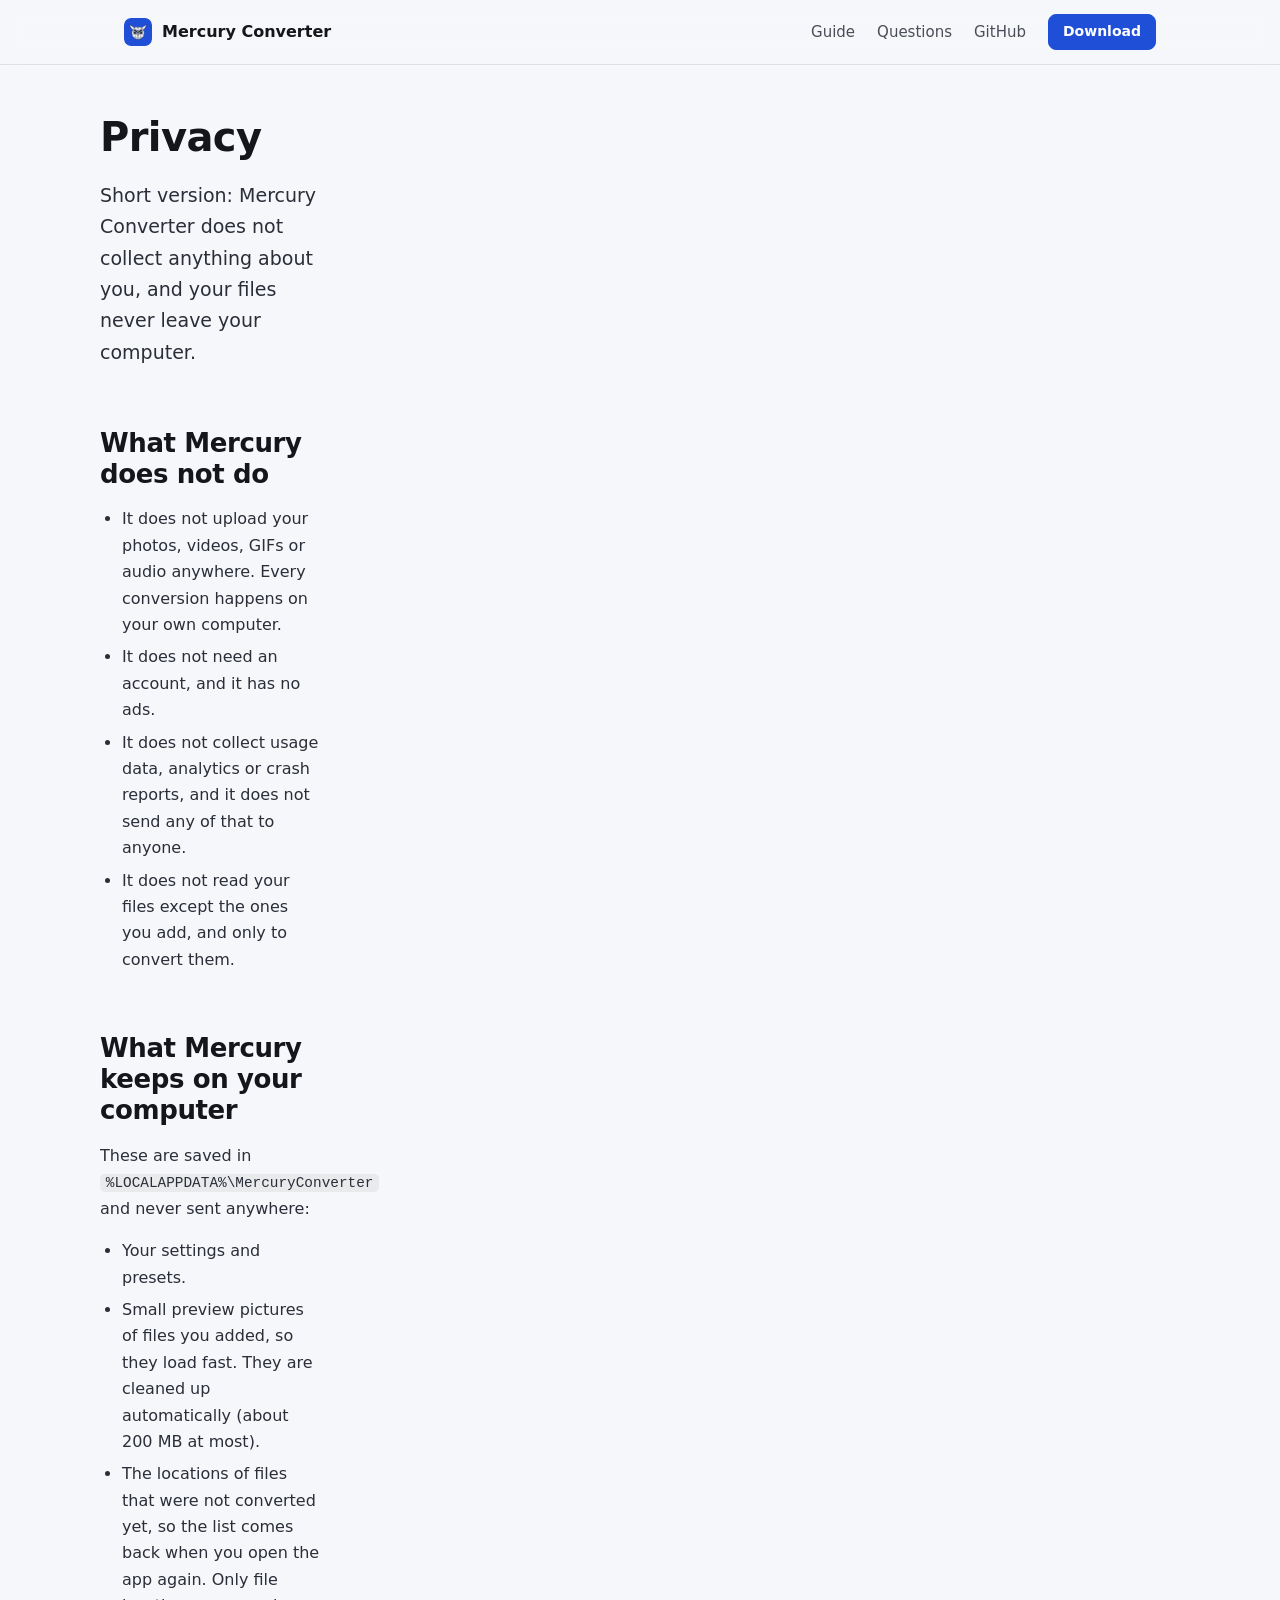
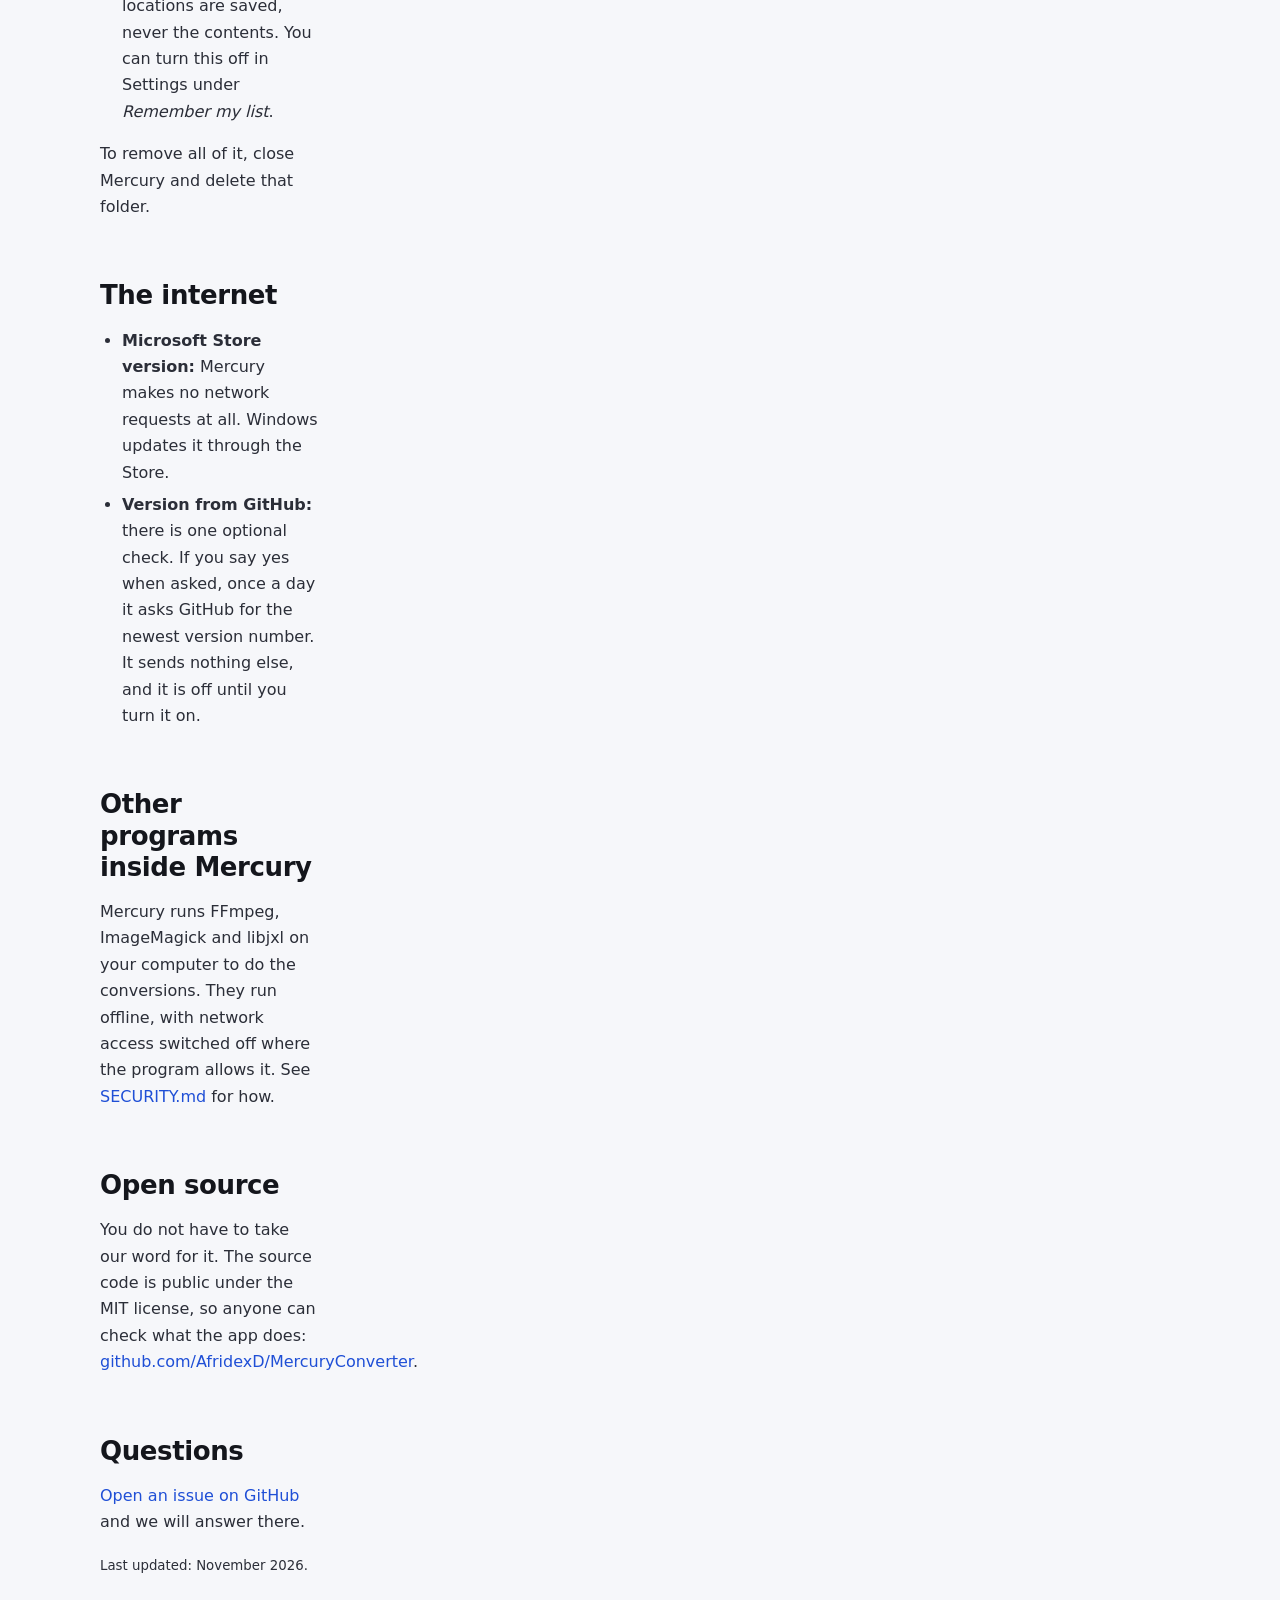
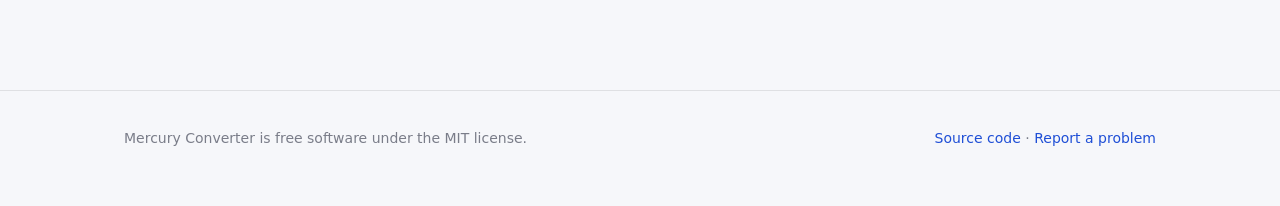
<file: docs/privacy.html>
<!doctype html>
<html lang="en">
<head>
<meta charset="utf-8">
<meta name="viewport" content="width=device-width, initial-scale=1">
<title>Privacy: Mercury Converter</title>
<meta name="description" content="Mercury Converter does not collect your data and does not upload your files. This page says exactly what the app does and does not do.">
<link rel="icon" href="images/favicon.png">
<link rel="stylesheet" href="style.css">
</head>
<body>

<header class="nav">
  <div class="nav-inner">
    <a class="brand" href="./"><img src="images/logo.png" alt=""> Mercury Converter</a>
    <nav class="nav-links">
      <a href="guide.html">Guide</a>
      <a href="faq.html">Questions</a>
      <a class="hide-s" href="https://github.com/AfridexD/MercuryConverter">GitHub</a>
      <a class="btn small primary" href="https://github.com/AfridexD/MercuryConverter/releases/latest/download/MercuryConverter-x64-setup.exe">Download</a>
    </nav>
  </div>
</header>

<div class="wrap doc">
  <article class="article">
    <h1>Privacy</h1>
    <p class="lead">Short version: Mercury Converter does not collect anything about you, and your files never leave your computer.</p>

    <h2>What Mercury does not do</h2>
    <ul>
      <li>It does not upload your photos, videos, GIFs or audio anywhere. Every conversion happens on your own computer.</li>
      <li>It does not need an account, and it has no ads.</li>
      <li>It does not collect usage data, analytics or crash reports, and it does not send any of that to anyone.</li>
      <li>It does not read your files except the ones you add, and only to convert them.</li>
    </ul>

    <h2>What Mercury keeps on your computer</h2>
    <p>These are saved in <code>%LOCALAPPDATA%\MercuryConverter</code> and never sent anywhere:</p>
    <ul>
      <li>Your settings and presets.</li>
      <li>Small preview pictures of files you added, so they load fast. They are cleaned up automatically (about 200 MB at most).</li>
      <li>The locations of files that were not converted yet, so the list comes back when you open the app again. Only file locations are saved, never the contents. You can turn this off in Settings under <em>Remember my list</em>.</li>
    </ul>
    <p>To remove all of it, close Mercury and delete that folder.</p>

    <h2>The internet</h2>
    <ul>
      <li><strong>Microsoft Store version:</strong> Mercury makes no network requests at all. Windows updates it through the Store.</li>
      <li><strong>Version from GitHub:</strong> there is one optional check. If you say yes when asked, once a day it asks GitHub for the newest version number. It sends nothing else, and it is off until you turn it on.</li>
    </ul>

    <h2>Other programs inside Mercury</h2>
    <p>Mercury runs FFmpeg, ImageMagick and libjxl on your computer to do the conversions. They run offline, with network access switched off where the program allows it. See <a href="https://github.com/AfridexD/MercuryConverter/blob/main/SECURITY.md">SECURITY.md</a> for how.</p>

    <h2>Open source</h2>
    <p>You do not have to take our word for it. The source code is public under the MIT license, so anyone can check what the app does: <a href="https://github.com/AfridexD/MercuryConverter">github.com/AfridexD/MercuryConverter</a>.</p>

    <h2>Questions</h2>
    <p><a href="https://github.com/AfridexD/MercuryConverter/issues/new">Open an issue on GitHub</a> and we will answer there.</p>
    <p><small>Last updated: November 2026.</small></p>
  </article>
</div>

<footer>
  <div class="wrap">
    <span>Mercury Converter is free software under the MIT license.</span>
    <span><a href="https://github.com/AfridexD/MercuryConverter">Source code</a> &middot; <a href="https://github.com/AfridexD/MercuryConverter/issues/new">Report a problem</a></span>
  </div>
</footer>
</body>
</html>
</file>
<file: docs/style.css>
:root {
  --bg: #f6f7fa;
  --card: #ffffff;
  --ink: #14161c;
  --ink2: #4a4d58;
  --ink3: #7a7d89;
  --line: rgba(20, 22, 28, 0.1);
  --blue: #1f4fd6;
  --blue-dark: #1a43b8;
  --blue-soft: rgba(31, 79, 214, 0.08);
  --night: #0d1530;
  --ok: #0f7b0f;
  --radius: 14px;
  --font: "Segoe UI Variable Text", "Segoe UI", system-ui, -apple-system, Roboto, sans-serif;
  --mono: "Cascadia Code", Consolas, "SFMono-Regular", monospace;
}

* { box-sizing: border-box; }
html { scroll-behavior: smooth; }
body {
  margin: 0;
  background: var(--bg);
  color: var(--ink);
  font: 16px/1.65 var(--font);
  -webkit-font-smoothing: antialiased;
}
a { color: var(--blue); text-decoration: none; }
a:hover { color: var(--blue-dark); text-decoration: underline; }
img { max-width: 100%; height: auto; display: block; }
code, kbd { font-family: var(--mono); font-size: 0.9em; }
code { background: rgba(20, 22, 28, 0.06); padding: 0.1em 0.4em; border-radius: 5px; }
kbd {
  background: var(--card);
  border: 1px solid var(--line);
  border-bottom-width: 2px;
  border-radius: 6px;
  padding: 0.1em 0.5em;
  white-space: nowrap;
}

/* Navigation */
.nav {
  position: sticky; top: 0; z-index: 10;
  background: rgba(246, 247, 250, 0.88);
  backdrop-filter: blur(12px);
  border-bottom: 1px solid var(--line);
}
.nav-inner {
  max-width: 1080px; margin: 0 auto; padding: 0 24px;
  height: 64px; display: flex; align-items: center; gap: 28px;
}
.brand { display: flex; align-items: center; gap: 10px; font-weight: 650; color: var(--ink); }
.brand:hover { text-decoration: none; color: var(--ink); }
.brand img { width: 28px; height: 28px; border-radius: 7px; }
.nav-links { display: flex; gap: 22px; margin-left: auto; align-items: center; font-size: 15px; }
.nav-links a { color: var(--ink2); }
.nav-links a:hover, .nav-links a.on { color: var(--ink); text-decoration: none; }
.nav-links a.on { font-weight: 600; }

/* Buttons */
.btn {
  display: inline-flex; align-items: center; gap: 10px;
  height: 46px; padding: 0 22px; border-radius: 10px;
  font: inherit; font-weight: 600; cursor: pointer;
  border: 1px solid var(--line); background: var(--card); color: var(--ink);
  transition: transform 0.12s ease, box-shadow 0.12s ease, background 0.12s ease;
}
.btn:hover { text-decoration: none; transform: translateY(-1px); box-shadow: 0 6px 18px rgba(20, 22, 28, 0.1); color: var(--ink); }
.btn.primary { background: var(--blue); border-color: var(--blue); color: #fff; }
.btn.primary:hover { background: var(--blue-dark); color: #fff; }
.btn.small { height: 36px; padding: 0 14px; font-size: 14px; border-radius: 8px; }
.btn svg { width: 18px; height: 18px; }

/* Layout */
.wrap { max-width: 1080px; margin: 0 auto; padding: 0 24px; }
section { padding: 72px 0; }
h1, h2, h3 { line-height: 1.2; letter-spacing: -0.015em; margin: 0; }
h2 { font-size: 32px; margin-bottom: 14px; }
h3 { font-size: 20px; margin: 0 0 8px; }
.lead { font-size: 19px; color: var(--ink2); max-width: 640px; }
.eyebrow { color: var(--blue); font-weight: 650; font-size: 14px; letter-spacing: 0.04em; text-transform: uppercase; margin-bottom: 10px; }

/* Hero */
.hero {
  padding: 84px 0 56px;
  background:
    radial-gradient(900px 420px at 50% -80px, rgba(31, 79, 214, 0.16), transparent 70%),
    var(--bg);
  text-align: center;
}
.hero img.logo { width: 92px; height: 92px; margin: 0 auto 22px; border-radius: 22px; box-shadow: 0 14px 34px rgba(13, 21, 48, 0.28); }
.hero h1 { font-size: clamp(36px, 6vw, 58px); font-weight: 700; }
.hero .lead { margin: 18px auto 30px; }
.hero .actions { display: flex; gap: 12px; justify-content: center; flex-wrap: wrap; }
.hero .meta { margin-top: 16px; color: var(--ink3); font-size: 14px; }
.shot {
  margin: 48px auto 0; max-width: 940px;
  border-radius: 12px; overflow: hidden;
  border: 1px solid var(--line);
  box-shadow: 0 30px 70px rgba(13, 21, 48, 0.22);
  background: var(--card);
}

/* Grids and cards */
.grid { display: grid; gap: 20px; grid-template-columns: repeat(auto-fit, minmax(280px, 1fr)); margin-top: 36px; }
.card { background: var(--card); border: 1px solid var(--line); border-radius: var(--radius); padding: 24px; }
.card p { margin: 0; color: var(--ink2); font-size: 15px; }
.icon {
  width: 42px; height: 42px; border-radius: 11px; background: var(--blue-soft); color: var(--blue);
  display: grid; place-items: center; margin-bottom: 14px; font-size: 20px;
}
.split { display: grid; gap: 40px; grid-template-columns: 1fr 1fr; align-items: center; }
.split.flip > :first-child { order: 2; }
.split img { border-radius: 12px; border: 1px solid var(--line); box-shadow: 0 20px 50px rgba(13, 21, 48, 0.16); }
.band { background: var(--card); border-block: 1px solid var(--line); }

/* Tables */
.table-wrap { overflow-x: auto; margin: 22px 0; border: 1px solid var(--line); border-radius: var(--radius); background: var(--card); }
table { border-collapse: collapse; width: 100%; font-size: 15px; }
th, td { text-align: left; padding: 12px 16px; border-bottom: 1px solid var(--line); vertical-align: top; }
th { font-size: 13px; text-transform: uppercase; letter-spacing: 0.04em; color: var(--ink3); background: rgba(20, 22, 28, 0.02); }
tr:last-child td { border-bottom: none; }

/* Download box */
.download {
  background: var(--night); color: #fff; border-radius: 20px; padding: 44px;
  display: flex; gap: 28px; align-items: center; justify-content: space-between; flex-wrap: wrap;
  background-image: radial-gradient(500px 220px at 90% 0%, rgba(31, 79, 214, 0.55), transparent 70%);
}
.download h2 { color: #fff; margin: 0 0 6px; }
.download p { margin: 0; color: #c8cde0; }
.download .btn { border-color: transparent; }
.download .links { display: flex; gap: 12px; flex-wrap: wrap; }
.download a.alt { color: #b9c8ff; font-size: 14px; }

/* Docs layout */
.doc { display: grid; grid-template-columns: 220px minmax(0, 1fr); gap: 56px; padding: 48px 0 96px; }
.toc { position: sticky; top: 92px; align-self: start; font-size: 14px; }
.toc strong { display: block; margin-bottom: 8px; color: var(--ink3); font-size: 12px; letter-spacing: 0.06em; text-transform: uppercase; }
.toc a { display: block; padding: 5px 0 5px 12px; color: var(--ink2); border-left: 2px solid var(--line); }
.toc a:hover { color: var(--blue); border-color: var(--blue); text-decoration: none; }
.article h1 { font-size: 40px; margin-bottom: 10px; }
.article h2 { font-size: 26px; margin: 52px 0 12px; padding-top: 8px; }
.article h3 { margin-top: 28px; }
.article p, .article li { color: #2b2e38; }
.article ul, .article ol { padding-left: 22px; }
.article li { margin: 6px 0; }
.article img { border-radius: 10px; border: 1px solid var(--line); box-shadow: 0 12px 30px rgba(13, 21, 48, 0.12); margin: 18px 0; }
.callout { border-left: 4px solid var(--blue); background: var(--blue-soft); padding: 14px 18px; border-radius: 0 10px 10px 0; margin: 20px 0; color: var(--ink); }
.callout.warn { border-color: #b86a00; background: rgba(184, 106, 0, 0.09); }
.steps { counter-reset: step; list-style: none; padding: 0 !important; }
.steps li { counter-increment: step; position: relative; padding: 4px 0 4px 46px; margin: 14px 0; }
.steps li::before {
  content: counter(step); position: absolute; left: 0; top: 2px;
  width: 30px; height: 30px; border-radius: 50%; background: var(--blue); color: #fff;
  display: grid; place-items: center; font-weight: 650; font-size: 14px;
}
details { background: var(--card); border: 1px solid var(--line); border-radius: 12px; padding: 4px 20px; margin: 12px 0; }
summary { cursor: pointer; font-weight: 600; padding: 14px 0; list-style-position: outside; }
details[open] summary { border-bottom: 1px solid var(--line); margin-bottom: 12px; }
details p { margin: 0 0 14px; }

footer { border-top: 1px solid var(--line); padding: 36px 0 56px; color: var(--ink3); font-size: 14px; }
footer .wrap { display: flex; gap: 24px; flex-wrap: wrap; justify-content: space-between; }

@media (max-width: 860px) {
  .split, .doc { grid-template-columns: 1fr; }
  .split.flip > :first-child { order: 0; }
  .toc { position: static; }
  .nav-links { gap: 14px; font-size: 14px; }
  .nav-links .hide-s { display: none; }
  section { padding: 52px 0; }
  .download { padding: 30px; }
}

/* Video and review */
.video { position: relative; margin-top: 28px; aspect-ratio: 16 / 9; max-width: 860px; border-radius: 14px; overflow: hidden; background: #000; box-shadow: 0 24px 60px rgba(13, 21, 48, 0.25); }
.video iframe, .video-play { position: absolute; inset: 0; width: 100%; height: 100%; border: 0; }
.video-play { padding: 0; cursor: pointer; background: #000; }
.video-play img { width: 100%; height: 100%; object-fit: cover; opacity: 0.92; transition: opacity 0.15s ease; }
.video-play:hover img { opacity: 1; }
.play-icon { position: absolute; left: 50%; top: 50%; width: 76px; height: 76px; margin: -38px 0 0 -38px; border-radius: 50%; background: var(--blue); color: #fff; display: grid; place-items: center; box-shadow: 0 10px 30px rgba(0, 0, 0, 0.4); }
.play-icon svg { width: 34px; height: 34px; margin-left: 4px; }
.video-note { color: var(--ink3); font-size: 14px; margin: 12px 0 0; }
.review { margin-top: 40px; max-width: 860px; background: var(--card); border: 1px solid var(--line); border-radius: var(--radius); padding: 24px 26px; }
</file>
